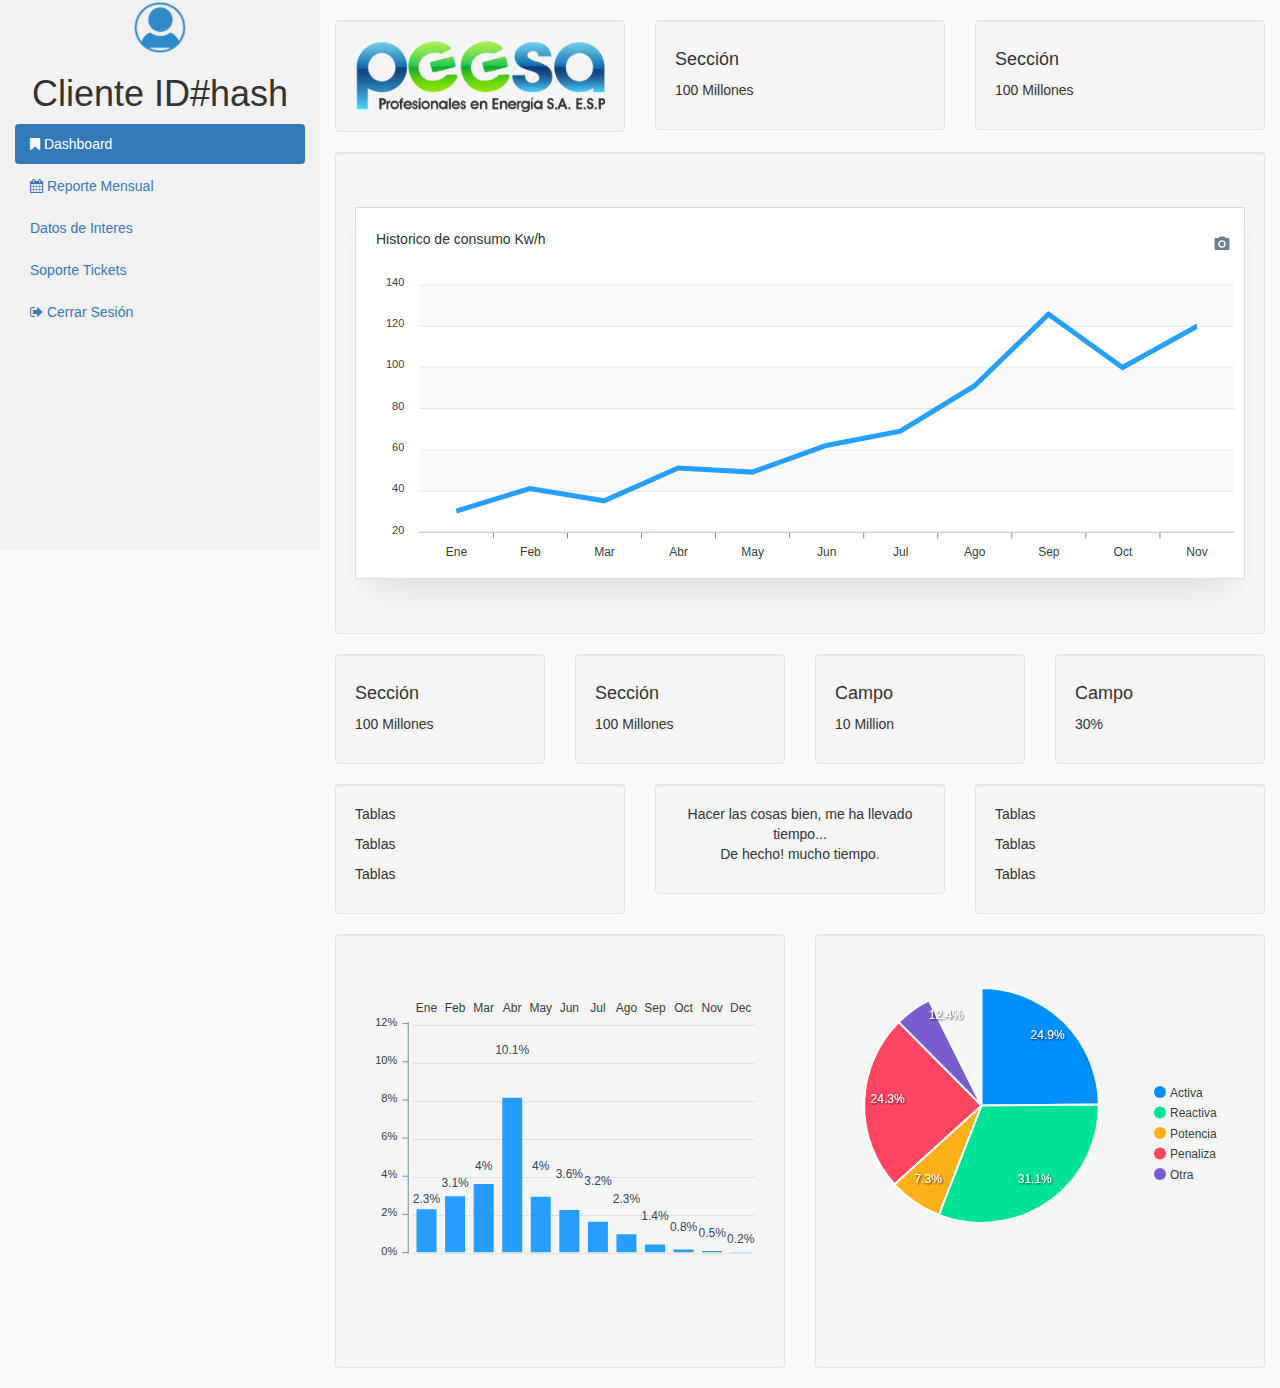
<file: apexcharts/index.html>
<!DOCTYPE html>
<html lang="es">
<head>
  <title>Reportes PEESA</title>
  <meta charset="utf-8">
  <meta name="viewport" content="width=device-width, initial-scale=1">
  <link rel="icon" href="images/favicon.ico">
  <link rel="stylesheet" href="https://maxcdn.bootstrapcdn.com/bootstrap/3.3.7/css/bootstrap.min.css">
  <script src="https://ajax.googleapis.com/ajax/libs/jquery/3.3.1/jquery.min.js"></script>
  <script src="https://maxcdn.bootstrapcdn.com/bootstrap/3.3.7/js/bootstrap.min.js"></script>
  <link rel="stylesheet" href="https://cdnjs.cloudflare.com/ajax/libs/font-awesome/4.7.0/css/font-awesome.min.css">
  <link href="assets/styles.css" rel="stylesheet" />
  <link href="assets/mis-estilos.css" rel="stylesheet" />
</head>
<body>

<nav class="navbar navbar-inverse visible-xs">
  <div class="container-fluid">
    <div class="navbar-header">
      <button type="button" class="navbar-toggle" data-toggle="collapse" data-target="#myNavbar">
        <span class="icon-bar"></span>
        <span class="icon-bar"></span>
        <span class="icon-bar"></span>                        
      </button>
      <a class="navbar-brand" href="#">Sistema de reportes</a>
    </div>
    <div class="collapse navbar-collapse" id="myNavbar">
      <ul class="nav navbar-nav">
        <li class="active"><a href="#">Dashboard</a></li>
        <li><a href="#">Reporte Mensual</a></li>
        <li><a href="#">Datos de Interes</a></li>
        <li><a href="#">Soporte Tickets</a></li>
        <li><a href="#">Cerrar Sesión</a></li>
      </ul>
    </div>
  </div>
</nav>

<div class="container-fluid">
  <div class="row content">
    <div class="col-sm-3 sidenav hidden-xs">
    <center>
      <img src="images/log.png" width="20%">
      <h1>Cliente ID#hash</h1>
    </center>
      <ul class="nav nav-pills nav-stacked">
        <li class="active"><a href="#section1">
            <i class="fa fa-bookmark" aria-hidden="true"></i>
            Dashboard</a></li>
        <li><a href="#section2">
          <i class="fa fa-calendar" aria-hidden="true"></i>
          <!--<i class="fa fa-paperclip" style="font-size:20px;color:green"></i>-->
          Reporte Mensual</a></li>
        <li><a href="#section3">Datos de Interes</a></li>
        <li><a href="#section3">Soporte Tickets</a></li>
        <li><a href="#section3">
          <i class="fa fa-sign-out" aria-hidden="true"></i>
          Cerrar Sesión</a></li>
      </ul><br>
    </div>
    <br>
    
    <div class="col-sm-3">
      <div class="well">
        <img src="images/logo_peesa.png" width="100%">
      </div>
    </div>
    <div class="col-sm-3">
      <div class="well">
        <h4>Sección</h4>
        <p>100 Millones</p> 
      </div>
    </div>
    <div class="col-sm-3">
      <div class="well">
        <h4>Sección</h4>
        <p>100 Millones</p> 
      </div>
    </div>
    <div class="col-sm-9">
      <div class="well">
          <div id="chart">

          </div>
      </div>
      <div class="row">
        <div class="col-sm-3">
          <div class="well">
              <h4>Sección</h4>
              <p>100 Millones</p>
          </div>
        </div>
        <div class="col-sm-3">
          <div class="well">
            <h4>Sección</h4>
            <p>100 Millones</p> 
          </div>
        </div>
        <div class="col-sm-3">
          <div class="well">
            <h4>Campo</h4>
            <p>10 Million</p> 
          </div>
        </div>
        <div class="col-sm-3">
          <div class="well">
            <h4>Campo</h4>
            <p>30%</p> 
          </div>
        </div>
      </div>
      <div class="row">
        <div class="col-sm-4">
          <div class="well">
            <p>Tablas</p> 
            <p>Tablas</p> 
            <p>Tablas</p> 
          </div>
        </div>
        <div class="col-sm-4">
          <div class="well">
            <p align="center">Hacer las cosas bien, me ha llevado tiempo...<br> De hecho! mucho tiempo.</p>
          </div>
        </div>
        <div class="col-sm-4">
          <div class="well">
            <p>Tablas</p> 
            <p>Tablas</p> 
            <p>Tablas</p> 
          </div>
        </div>
      </div>
      <div class="row">
        <div class="col-sm-6">
          <div class="well">
            <div id="chartColumn"> <!--chart2--></div>
          </div>
        </div>
        <div class="col-sm-6">
          <div class="well">
            <div id="chartEnTorta"> <!--chart2--></div> 
          </div>
        </div>
      </div>
    </div>
  </div>
</div>
    <script src="dist/apexcharts.js"></script>
    <script src="assets/stock-prices.js"></script>
    <script src="js/line.js"></script>
    <script src="js/barras.js"></script>
    <script src="js/torta.js"></script>

</body>
</html>
</file>
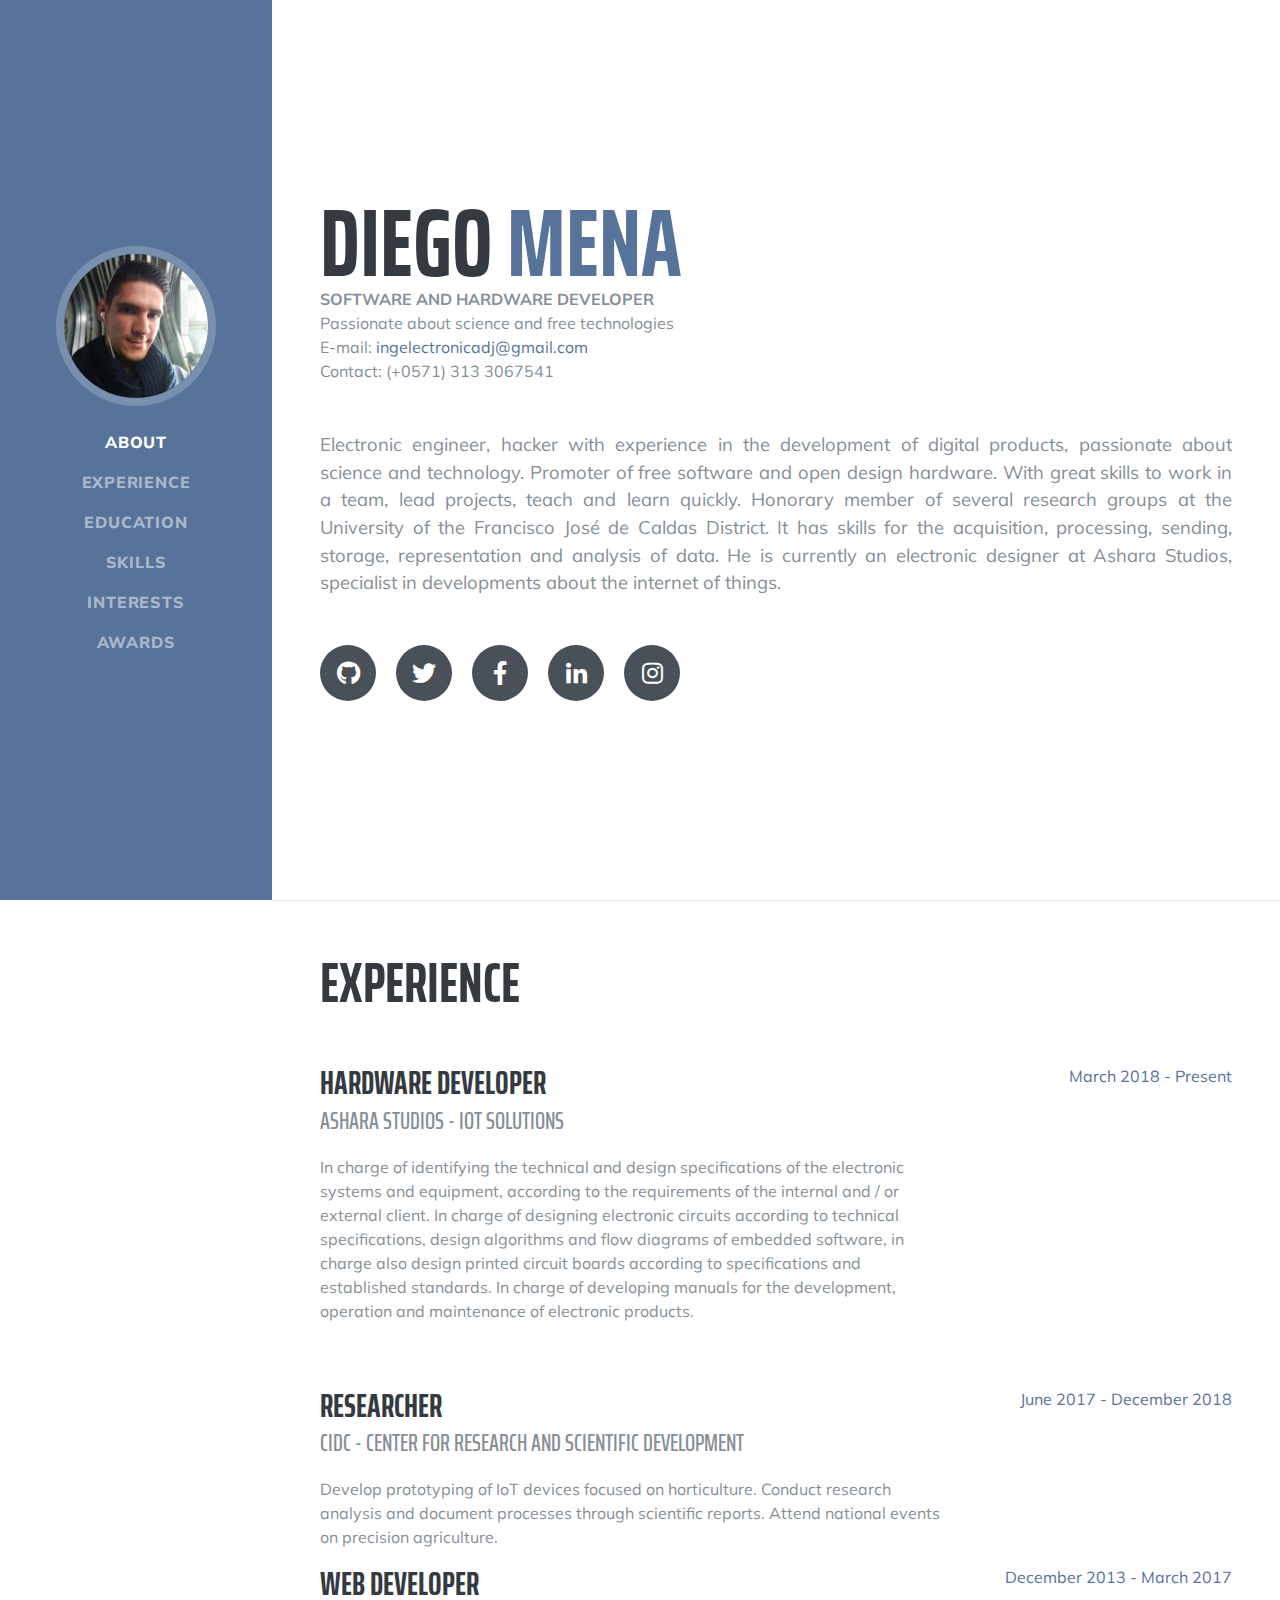
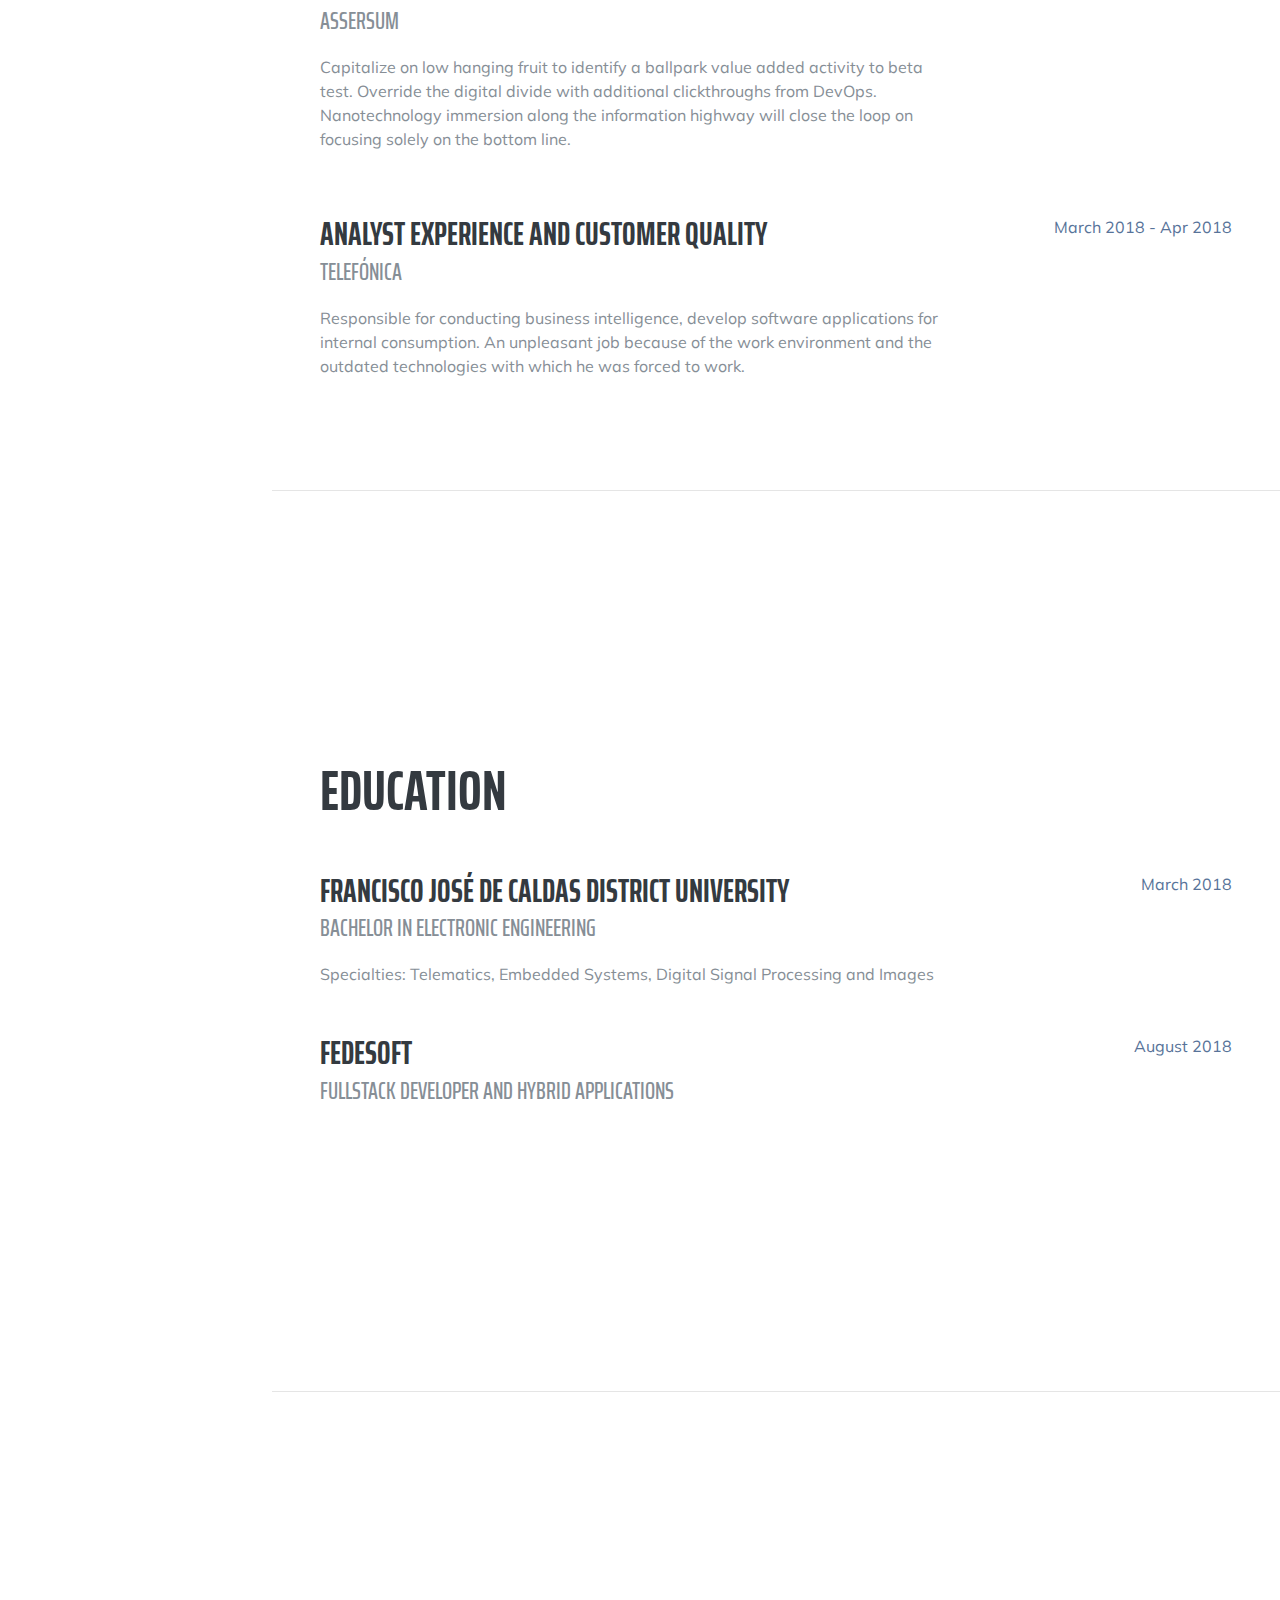
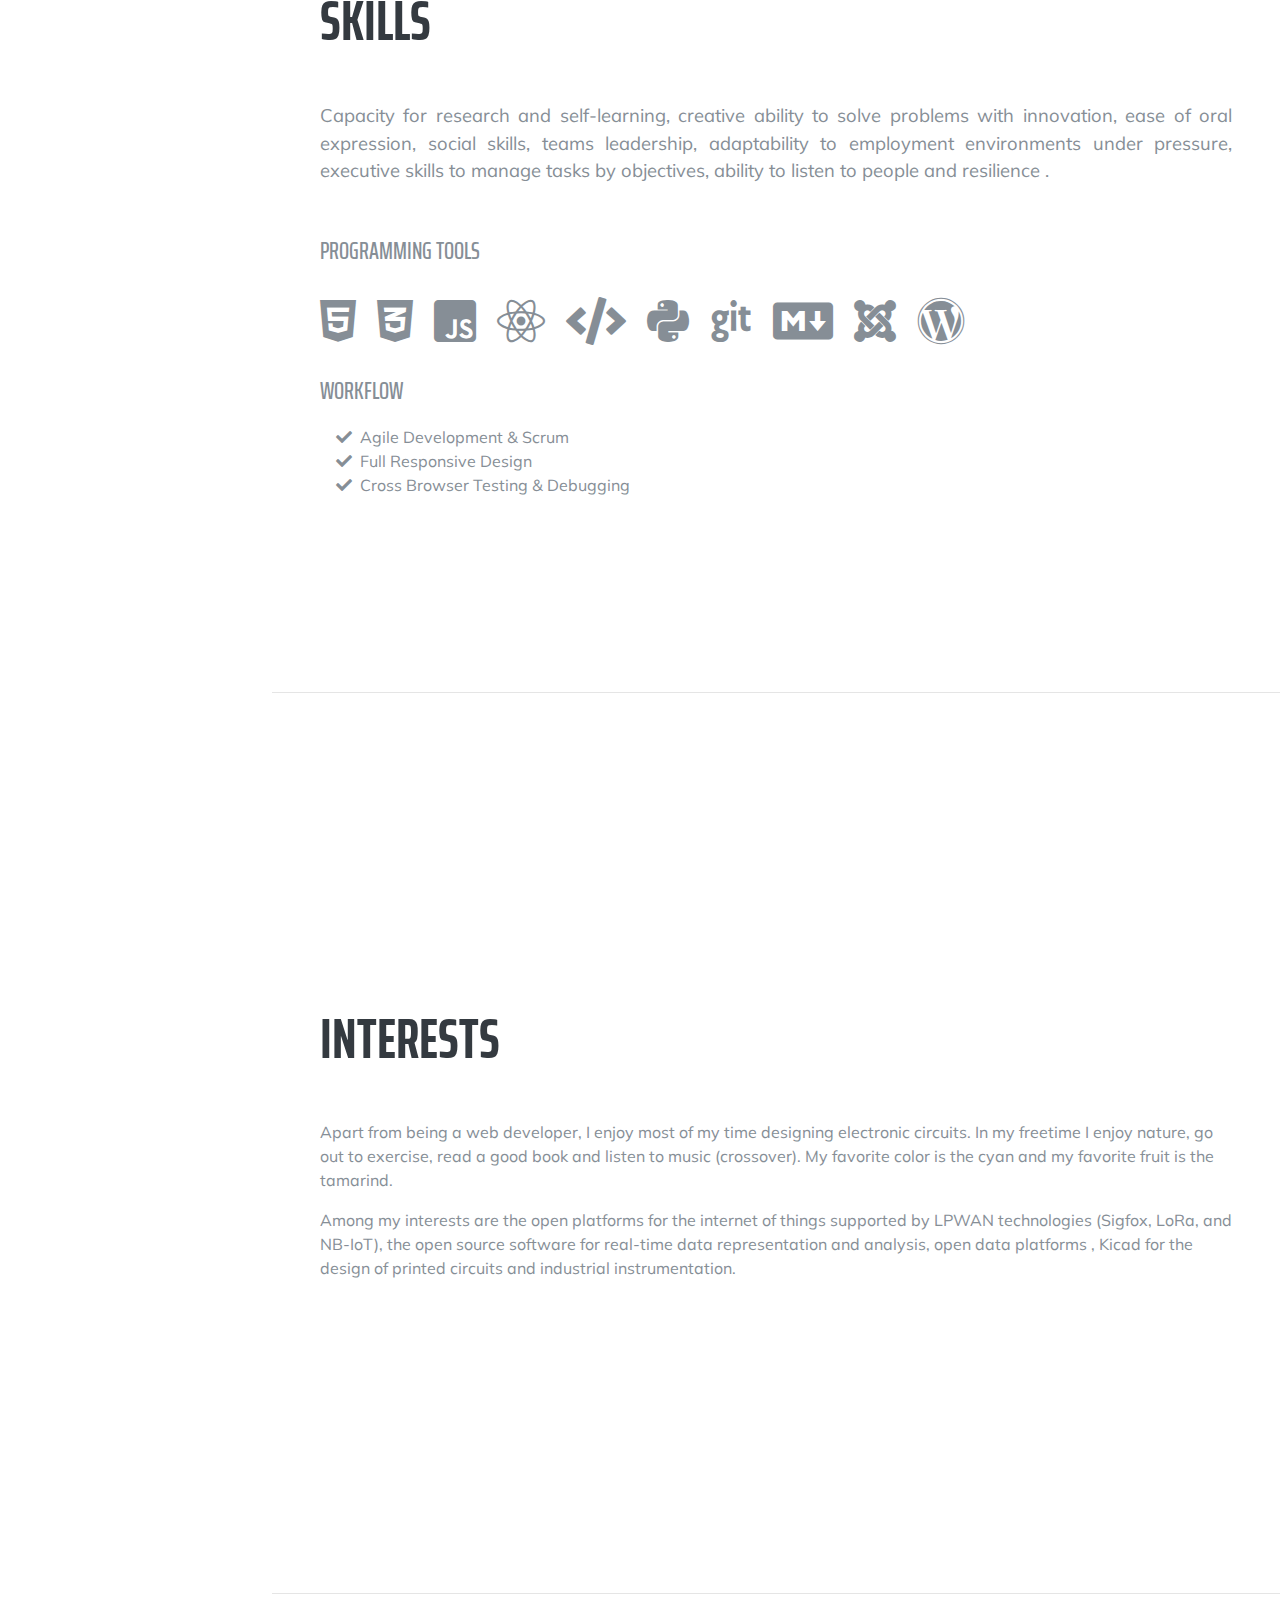
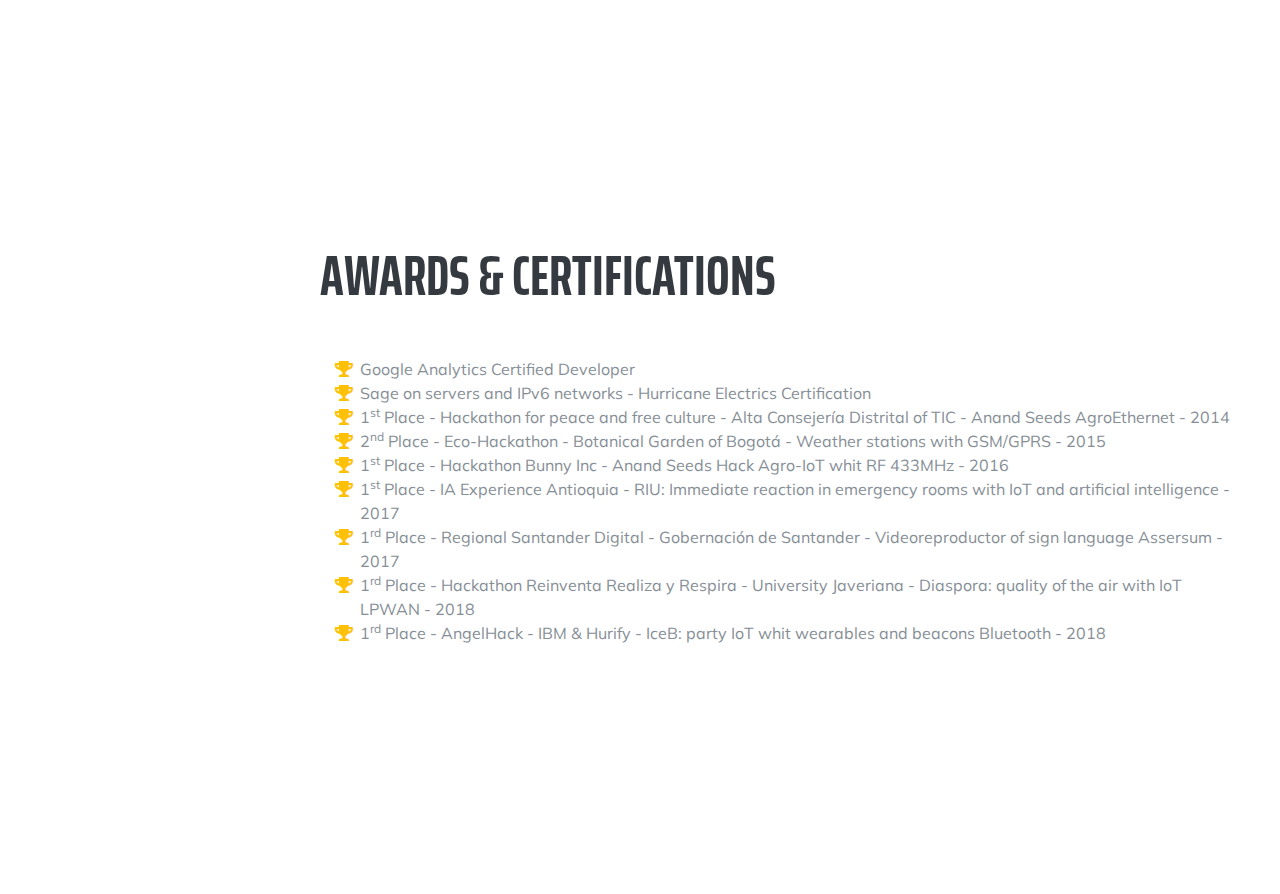
<file: cvBootstrap/index.html>
<!DOCTYPE html>
<html lang="en">

  <head>

    <meta charset="utf-8">
    <meta name="viewport" content="width=device-width, initial-scale=1, shrink-to-fit=no">
    <meta name="description" content="">
    <meta name="author" content="">

    <title>CV Profile Diego Mena</title>

    <!-- Bootstrap core CSS -->
    <link href="vendor/bootstrap/css/bootstrap.min.css" rel="stylesheet">

    <!-- Custom fonts for this template -->
    <link href="https://fonts.googleapis.com/css?family=Saira+Extra+Condensed:500,700" rel="stylesheet">
    <link href="https://fonts.googleapis.com/css?family=Muli:400,400i,800,800i" rel="stylesheet">
    <link href="vendor/fontawesome-free/css/all.min.css" rel="stylesheet">

    <!-- Custom styles for this template -->
    <link href="css/resume.min.css" rel="stylesheet">

  </head>

  <body id="page-top">

    <nav class="navbar navbar-expand-lg navbar-dark bg-primary fixed-top" id="sideNav">
      <a class="navbar-brand js-scroll-trigger" href="#page-top">
        <span class="d-block d-lg-none">CV Profile Diego Mena</span>
        <span class="d-none d-lg-block">
          <img class="img-fluid img-profile rounded-circle mx-auto mb-2" src="img/me.jpg" alt="">
        </span>
      </a>
      <button class="navbar-toggler" type="button" data-toggle="collapse" data-target="#navbarSupportedContent" aria-controls="navbarSupportedContent" aria-expanded="false" aria-label="Toggle navigation">
        <span class="navbar-toggler-icon"></span>
      </button>
      <div class="collapse navbar-collapse" id="navbarSupportedContent">
        <ul class="navbar-nav">
          <li class="nav-item">
            <a class="nav-link js-scroll-trigger" href="#about">About</a>
          </li>
          <li class="nav-item">
            <a class="nav-link js-scroll-trigger" href="#experience">Experience</a>
          </li>
          <li class="nav-item">
            <a class="nav-link js-scroll-trigger" href="#education">Education</a>
          </li>
          <li class="nav-item">
            <a class="nav-link js-scroll-trigger" href="#skills">Skills</a>
          </li>
          <li class="nav-item">
            <a class="nav-link js-scroll-trigger" href="#interests">Interests</a>
          </li>
          <li class="nav-item">
            <a class="nav-link js-scroll-trigger" href="#awards">Awards</a>
          </li>
        </ul>
      </div>
    </nav>
    
    <div class="container-fluid p-0">
      <section class="resume-section p-3 p-lg-5 d-flex d-column" id="about">
        <div class="my-auto">
          <h1 class="mb-0">Diego
            <span class="text-primary">Mena</span>
          </h1>
          <div class="movil">
              <img class=" movil rounded-circle" src="img/me.jpg" alt="">
          </div>
          <div class="textMovil mb-5"> <!-- Usar estilo subheading -->
            <p><b>SOFTWARE AND HARDWARE DEVELOPER</b>
            <br/>Passionate about science and free technologies
            <br/>E-mail: <a href="mailto:ingelectronicadj@gmail.com">ingelectronicadj@gmail.com</a>
            <br/>Contact: (+0571) 313 3067541</p>
          </div>
          <p class="lead mb-5">Electronic engineer, hacker with experience in the development of digital products, passionate about science and technology. 
            Promoter of free software and open design hardware. With great skills to work in a team, lead projects, teach and learn quickly. Honorary member of several research groups at the University of the Francisco José de Caldas District. It has skills for the acquisition, processing, sending, storage, representation and analysis of data. 
            He is currently an electronic designer at Ashara Studios, specialist in developments about the internet of things.</p>
          <div class="social-icons">
            <a href="https://github.com/ingelectronicadj">
              <i class="fab fa-github"></i>
            </a>
            <a href="https://twitter.com/DiegoJavierMena">
              <i class="fab fa-twitter"></i>
            </a>
            <a href="https://www.facebook.com/dieguIoT">
              <i class="fab fa-facebook-f"></i>
            </a>
            <a href="https://www.linkedin.com/in/ingelectronicadj/">
              <i class="fab fa-linkedin-in"></i>
            </a>
            <a href="https://www.instagram.com/ingelectronicadj/">
              <i class="fab fa-instagram"></i>
            </a>
          </div>
        </div>
      </section>

      <hr class="m-0">

      <section class="resume-section p-3 p-lg-5 d-flex flex-column" id="experience">
        <div class="my-auto">
          <h2 class="mb-5">Experience</h2>

          <div class="resume-item d-flex flex-column flex-md-row mb-5">
            <div class="resume-content mr-auto">
              <h3 class="mb-0">Hardware Developer</h3>
              <div class="subheading mb-3">Ashara Studios - IoT Solutions</div>
              <p>In charge of identifying the technical and design specifications of the electronic systems and equipment, according to the requirements of the internal and / or external client. In charge of designing electronic circuits according to technical specifications, design algorithms and flow diagrams of embedded software, in charge also design printed circuit boards according to specifications and established standards. 
                In charge of developing manuals for the development, operation and maintenance of electronic products.</p>
            </div>
            <div class="resume-date text-md-right">
              <span class="text-primary">March 2018 - Present</span>
            </div>
          </div>

          <div class="resume-item d-flex flex-column flex-md-row">
            <div class="resume-content mr-auto">
              <h3 class="mb-0">Researcher</h3>
              <div class="subheading mb-3">CIDC - Center for research and scientific development</div>
              <p>Develop prototyping of IoT devices focused on horticulture. Conduct research analysis and document processes through scientific reports. Attend national events on precision agriculture.</p>
            </div>
            <div class="resume-date text-md-right">
              <span class="text-primary">June 2017 - December 2018</span>
            </div>
          </div>

          <div class="resume-item d-flex flex-column flex-md-row mb-5">
            <div class="resume-content mr-auto">
              <h3 class="mb-0">Web Developer</h3>
              <div class="subheading mb-3">Assersum</div>
              <p>Capitalize on low hanging fruit to identify a ballpark value added activity to beta test. Override the digital divide with additional clickthroughs from DevOps. Nanotechnology immersion along the information highway will close the loop on focusing solely on the bottom line.</p>
            </div>
            <div class="resume-date text-md-right">
              <span class="text-primary">December 2013 - March 2017</span>
            </div>
          </div>

          <div class="resume-item d-flex flex-column flex-md-row mb-5">
            <div class="resume-content mr-auto">
              <h3 class="mb-0">Analyst experience and customer quality</h3>
              <div class="subheading mb-3">Telefónica</div>
              <p>Responsible for conducting business intelligence, develop software applications for internal consumption. 
                  An unpleasant job because of the work environment and the outdated technologies with which he was forced to work.
              </p>
            </div>
            <div class="resume-date text-md-right">
              <span class="text-primary">March 2018 - Apr 2018</span>
            </div>
          </div>

        </div>

      </section>

      <hr class="m-0">

      <section class="resume-section p-3 p-lg-5 d-flex flex-column" id="education">
        <div class="my-auto">
          <h2 class="mb-5">Education</h2>

          <div class="resume-item d-flex flex-column flex-md-row mb-5">
            <div class="resume-content mr-auto">
              <h3 class="mb-0">Francisco José de Caldas District University </h3>
              <div class="subheading mb-3">Bachelor in electronic engineering</div>
              <div>Specialties: Telematics, Embedded Systems, Digital Signal Processing and Images</div>
            </div>
            <div class="resume-date text-md-right">
              <span class="text-primary">March 2018</span>
            </div>
          </div>

          <div class="resume-item d-flex flex-column flex-md-row">
            <div class="resume-content mr-auto">
              <h3 class="mb-0">FEDESOFT</h3>
              <div class="subheading mb-3">FullStack Developer and Hybrid Applications</div>
            </div>
            <div class="resume-date text-md-right">
              <span class="text-primary">August 2018</span>
            </div>
          </div>

        </div>
      </section>

      <hr class="m-0">

      <section class="resume-section p-3 p-lg-5 d-flex flex-column" id="skills">
        <div class="my-auto">
          <h2 class="mb-5">Skills</h2>
          <p class="lead mb-5">Capacity for research and self-learning, creative ability to solve problems with innovation, 
            ease of oral expression, social skills, teams leadership, adaptability to employment environments under pressure, 
            executive skills to manage tasks by objectives, ability to listen to people and resilience .</p>

          <div class="subheading mb-3">Programming Tools</div>
          <ul class="list-inline dev-icons">
            <li class="list-inline-item">
              <i class="fab fa-html5"></i>
            </li>
            <li class="list-inline-item">
              <i class="fab fa-css3-alt"></i>
            </li>
            <li class="list-inline-item">
              <i class="fab fa-js-square"></i>
            </li>
            <li class="list-inline-item">
                <i class="fab fa-react"></i>
              </li>
            <li class="list-inline-item">
                <i class="fas fa-code"></i>
            </li>
            <li class="list-inline-item">
              <i class="fab fa-python"></i>
            </li>
            <li class="list-inline-item">
                <i class="fab fa-git"></i>
            </li>
            <li class="list-inline-item">
                <i class="fab fa-markdown"></i>
            </li>
            <li class="list-inline-item">
                <i class="fab fa-joomla"></i>
              </li>
            <li class="list-inline-item">
              <i class="fab fa-wordpress"></i>
            </li>
          </ul>

          <div class="subheading mb-3">Workflow</div>
          <ul class="fa-ul mb-0">
            <li>
              <i class="fa-li fa fa-check"></i>
              Agile Development & Scrum
            </li>
            <li>
              <i class="fa-li fa fa-check"></i>
              Full Responsive Design
            </li>
            <li>
              <i class="fa-li fa fa-check"></i>
              Cross Browser Testing &amp; Debugging
            </li>
          </ul>
        </div>
      </section>

      <hr class="m-0">

      <section class="resume-section p-3 p-lg-5 d-flex flex-column" id="interests">
        <div class="my-auto">
          <h2 class="mb-5">Interests</h2>
          <p>Apart from being a web developer, I enjoy most of my time designing electronic circuits. 
              In my freetime I enjoy nature, go out to exercise, read a good book and listen to music (crossover). 
              My favorite color is the cyan and my favorite fruit is the tamarind.
          </p>
          <p class="mb-0">Among my interests are the open platforms for the internet of things supported by LPWAN technologies (Sigfox, LoRa, and NB-IoT), 
            the open source software for real-time data representation and analysis, 
            open data platforms , Kicad for the design of printed circuits and industrial instrumentation.</p>
        </div>
      </section>

      <hr class="m-0">

      <section class="resume-section p-3 p-lg-5 d-flex flex-column" id="awards">
        <div class="my-auto">
          <h2 class="mb-5">Awards &amp; Certifications</h2>
          <ul class="fa-ul mb-0">
            <li>
              <i class="fa-li fa fa-trophy text-warning"></i>
              Google Analytics Certified Developer</li>
            <li>
              <i class="fa-li fa fa-trophy text-warning"></i>
              Sage on servers and IPv6 networks - Hurricane Electrics Certification</li>
            <li>
              <i class="fa-li fa fa-trophy text-warning"></i>
              1<sup>st</sup>
              Place - Hackathon for peace and free culture - Alta Consejería Distrital of TIC - Anand Seeds AgroEthernet - 2014</li>
            <li>
              <i class="fa-li fa fa-trophy text-warning"></i>
              2<sup>nd</sup>
              Place - Eco-Hackathon - Botanical Garden of Bogotá - Weather stations with GSM/GPRS - 2015</li>
            <li>
                <i class="fa-li fa fa-trophy text-warning"></i>
                1<sup>st</sup>
                Place - Hackathon Bunny Inc - Anand Seeds Hack Agro-IoT whit RF 433MHz - 2016</li>
            <li>
              <i class="fa-li fa fa-trophy text-warning"></i>
              1<sup>st</sup>
              Place - IA Experience Antioquia - RIU: Immediate reaction in emergency rooms with IoT and artificial intelligence - 2017</li>
            <li>
              <i class="fa-li fa fa-trophy text-warning"></i>
              1<sup>rd</sup>
              Place - Regional Santander Digital - Gobernación de Santander - 
              Videoreproductor of sign language Assersum - 2017</li>
            <li>
              <i class="fa-li fa fa-trophy text-warning"></i>
              1<sup>rd</sup>
              Place - Hackathon Reinventa Realiza y Respira - University Javeriana - 
              Diaspora: quality of the air with IoT LPWAN - 2018</li>
            <li>
              <i class="fa-li fa fa-trophy text-warning"></i>
              1<sup>rd</sup>
              Place - AngelHack - IBM & Hurify - IceB: party IoT whit wearables and beacons Bluetooth - 2018</li>
          </ul>
        </div>
      </section>

    </div>

    <!-- Bootstrap core JavaScript -->
    <script src="vendor/jquery/jquery.min.js"></script>
    <script src="vendor/bootstrap/js/bootstrap.bundle.min.js"></script>

    <!-- Plugin JavaScript -->
    <script src="vendor/jquery-easing/jquery.easing.min.js"></script>

    <!-- Custom scripts for this template -->
    <script src="js/resume.min.js"></script>

  </body>

</html>
</file>
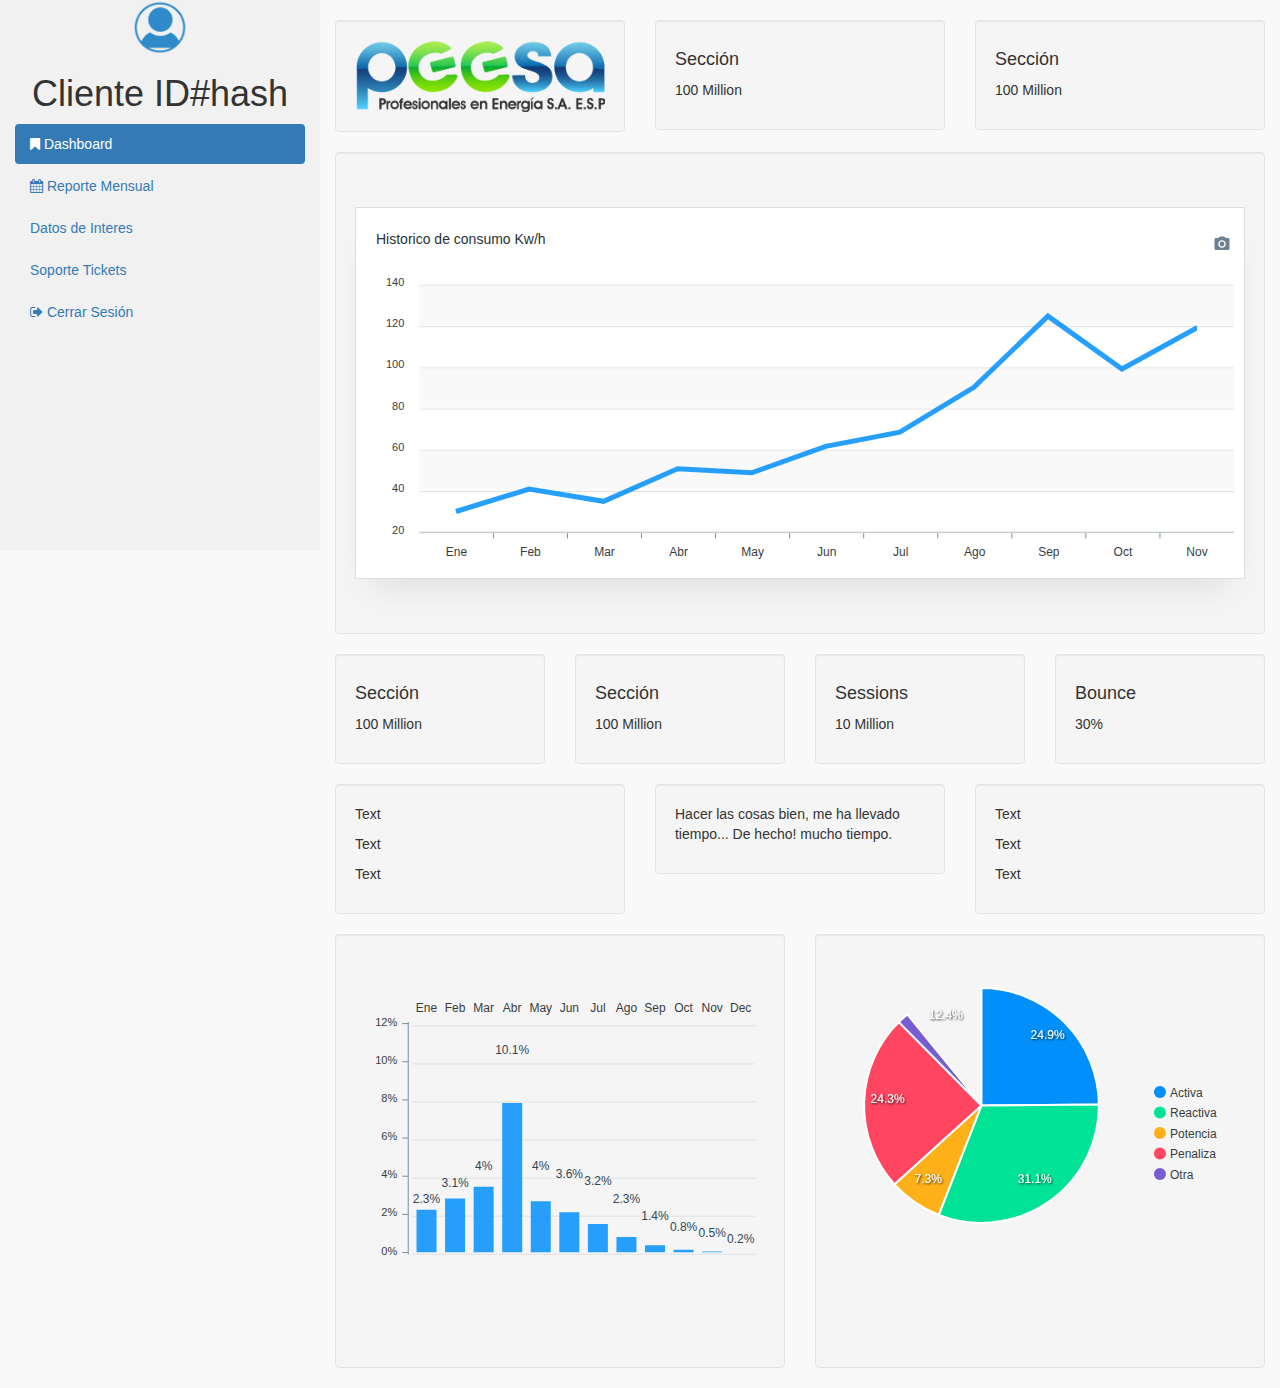
<file: apexcharts/grid.html>
<!DOCTYPE html>
<html lang="es">
<head>
  <title>Reportes PEESA</title>
  <meta charset="utf-8">
  <meta name="viewport" content="width=device-width, initial-scale=1">
  <link rel="icon" href="images/favicon.ico">
  <link rel="stylesheet" href="https://maxcdn.bootstrapcdn.com/bootstrap/3.3.7/css/bootstrap.min.css">
  <script src="https://ajax.googleapis.com/ajax/libs/jquery/3.3.1/jquery.min.js"></script>
  <script src="https://maxcdn.bootstrapcdn.com/bootstrap/3.3.7/js/bootstrap.min.js"></script>
  <link rel="stylesheet" href="https://cdnjs.cloudflare.com/ajax/libs/font-awesome/4.7.0/css/font-awesome.min.css">
  <link href="assets/styles.css" rel="stylesheet" />
  <link href="assets/mis-estilos.css" rel="stylesheet" />
</head>
<body>

<nav class="navbar navbar-inverse visible-xs">
  <div class="container-fluid">
    <div class="navbar-header">
      <button type="button" class="navbar-toggle" data-toggle="collapse" data-target="#myNavbar">
        <span class="icon-bar"></span>
        <span class="icon-bar"></span>
        <span class="icon-bar"></span>                        
      </button>
      <a class="navbar-brand" href="#">Sistema de reportes</a>
    </div>
    <div class="collapse navbar-collapse" id="myNavbar">
      <ul class="nav navbar-nav">
        <li class="active"><a href="#">Dashboard</a></li>
        <li><a href="#">Reporte Mensual</a></li>
        <li><a href="#">Datos de Interes</a></li>
        <li><a href="#">Soporte Tickets</a></li>
        <li><a href="#">Cerrar Sesión</a></li>
      </ul>
    </div>
  </div>
</nav>

<div class="container-fluid">
  <div class="row content">
    <div class="col-sm-3 sidenav hidden-xs">
    <center>
      <img src="images/log.png" width="20%">
      <h1>Cliente ID#hash</h1>
    </center>
      <ul class="nav nav-pills nav-stacked">
        <li class="active"><a href="#section1">
            <i class="fa fa-bookmark" aria-hidden="true"></i>
            Dashboard</a></li>
        <li><a href="#section2">
          <i class="fa fa-calendar" aria-hidden="true"></i>
          <!--<i class="fa fa-paperclip" style="font-size:20px;color:green"></i>-->
          Reporte Mensual</a></li>
        <li><a href="#section3">Datos de Interes</a></li>
        <li><a href="#section3">Soporte Tickets</a></li>
        <li><a href="#section3">
          <i class="fa fa-sign-out" aria-hidden="true"></i>
          Cerrar Sesión</a></li>
      </ul><br>
    </div>
    <br>
    
    <div class="col-sm-3">
      <div class="well">
        <img src="images/logo_peesa.png" width="100%">
      </div>
    </div>
    <div class="col-sm-3">
      <div class="well">
        <h4>Sección</h4>
        <p>100 Million</p> 
      </div>
    </div>
    <div class="col-sm-3">
      <div class="well">
        <h4>Sección</h4>
        <p>100 Million</p> 
      </div>
    </div>
    <div class="col-sm-9">
      <div class="well">
          <div id="chart">

          </div>
      </div>
      <div class="row">
        <div class="col-sm-3">
          <div class="well">
              <h4>Sección</h4>
              <p>100 Million</p>
          </div>
        </div>
        <div class="col-sm-3">
          <div class="well">
            <h4>Sección</h4>
            <p>100 Million</p> 
          </div>
        </div>
        <div class="col-sm-3">
          <div class="well">
            <h4>Sessions</h4>
            <p>10 Million</p> 
          </div>
        </div>
        <div class="col-sm-3">
          <div class="well">
            <h4>Bounce</h4>
            <p>30%</p> 
          </div>
        </div>
      </div>
      <div class="row">
        <div class="col-sm-4">
          <div class="well">
            <p>Text</p> 
            <p>Text</p> 
            <p>Text</p> 
          </div>
        </div>
        <div class="col-sm-4">
          <div class="well">
            <p>Hacer las cosas bien, me ha llevado tiempo... De hecho! mucho tiempo.</p>
          </div>
        </div>
        <div class="col-sm-4">
          <div class="well">
            <p>Text</p> 
            <p>Text</p> 
            <p>Text</p> 
          </div>
        </div>
      </div>
      <div class="row">
        <div class="col-sm-6">
          <div class="well">
            <div id="chartColumn"> <!--chart2--></div>
          </div>
        </div>
        <div class="col-sm-6">
          <div class="well">
            <div id="chartEnTorta"> <!--chart2--></div> 
          </div>
        </div>
      </div>
    </div>
  </div>
</div>
    <script src="dist/apexcharts.js"></script>
    <script src="assets/stock-prices.js"></script>
    <script src="js/line.js"></script>
    <script src="js/barras.js"></script>
    <script src="js/torta.js"></script>

</body>
</html>
</file>
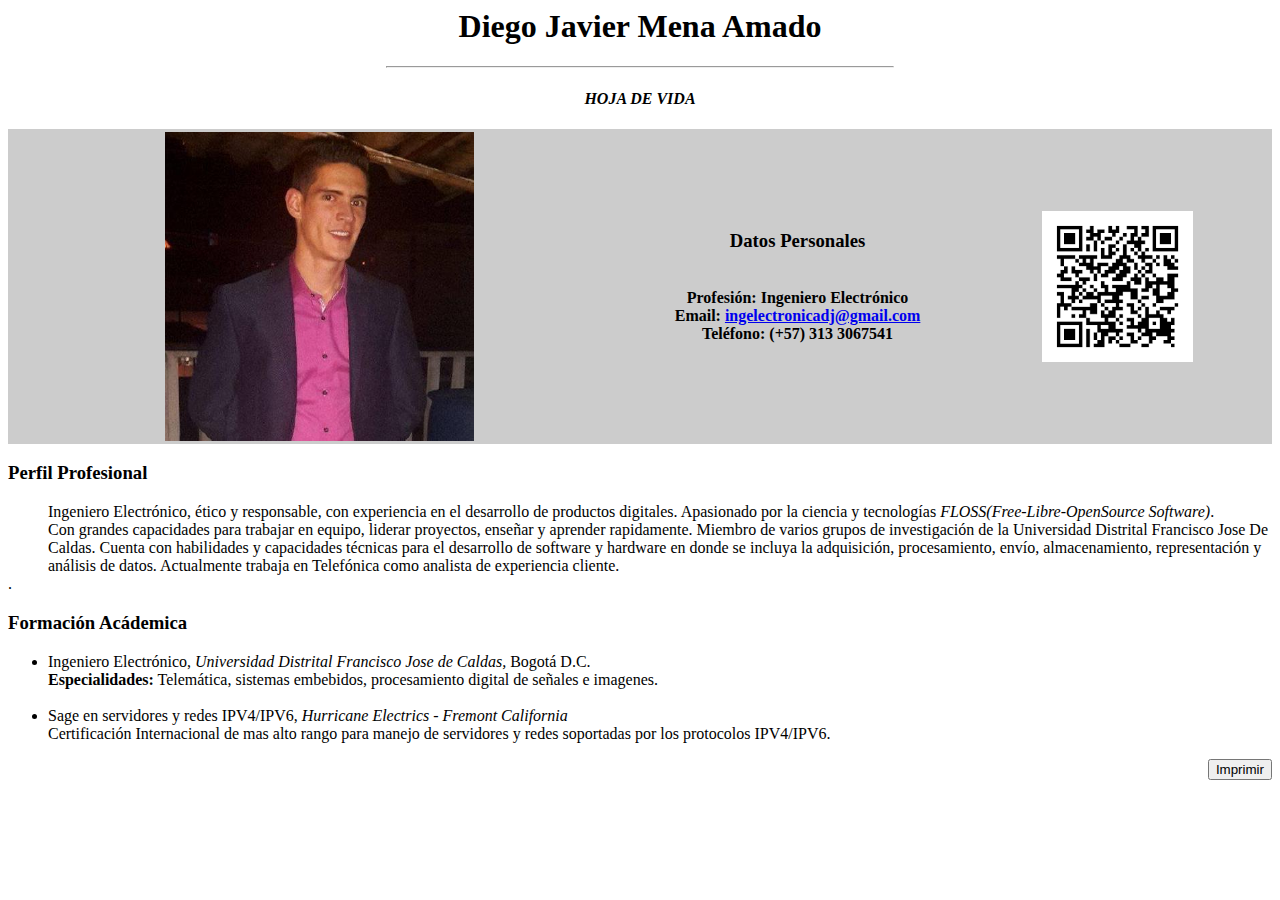
<file: cvHTML/cv.html>
<html>
<head>
	<title>Hoja de Vida</title>
	<link rel="icon" href="images/favicon.ico">
	<meta http-equiv="Content-Type" content="text/html; charset=utf-8"/>
	
</head>	
<body>
<header align="center" bgcolor="#ccc">
	<h1>Diego Javier Mena Amado</h1>
	<hr width="40%">
	<h4><i>HOJA DE VIDA</i></h4>
	
</header>

<content>
	<table width="100%" align="center" bgcolor="#ccc">
		<tr>
			<th><img src="images/me.jpg" align="middle" width="50%" alt="..."></th>
			<th>
				<h3>Datos Personales</h3><br>
				<b>Profesión:</b> Ingeniero Electrónico<br>
				<b>Email:</b> <a href="mailto:ingelectronicadj@gmail.com">ingelectronicadj@gmail.com</a><br>
				<b>Teléfono:</b> (+57) 313 3067541
			</th>
			<th><img src="images/QR.png" align="middle" width="50%" alt="..."></th>
		</tr>
	</table>
</content>
<content>
	<dl>
		<dt><h3>Perfil Profesional</h3></dt>
			<dd>Ingeniero Electrónico, ético y responsable, con experiencia en el desarrollo de productos digitales. Apasionado por la ciencia y tecnologías <i>FLOSS(Free-Libre-OpenSource Software)</i>.
			<br>Con grandes capacidades para trabajar en equipo, liderar proyectos, enseñar y aprender rapidamente. Miembro de varios grupos de investigación de la Universidad Distrital Francisco Jose De Caldas.
			Cuenta con habilidades y capacidades técnicas para el desarrollo de software y hardware en donde se incluya la adquisición, procesamiento, envío, almacenamiento, representación y análisis de datos.
			Actualmente trabaja en Telefónica como analista de experiencia cliente.</dd>. 
		
		<dt><h3>Formación Acádemica</h3></dt>
			<ul>
				<li>
					Ingeniero Electrónico, <i>Universidad Distrital Francisco Jose de Caldas,</i> Bogotá D.C.
					<br><b>Especialidades:</b> Telemática, sistemas embebidos, procesamiento digital de señales e imagenes.
				</li><br>
				<li>
					Sage en servidores y redes IPV4/IPV6, <i>Hurricane Electrics - Fremont California</i>
					<br>Certificación Internacional de mas alto rango para manejo de servidores y redes soportadas por los protocolos IPV4/IPV6.
				</li>
			</ul>
	</dl>
</content>
<div align="right">
	<a href='javascript:window.print(); void 0;'><button>Imprimir</button></a>
</div>
</body>
</html>
</file>
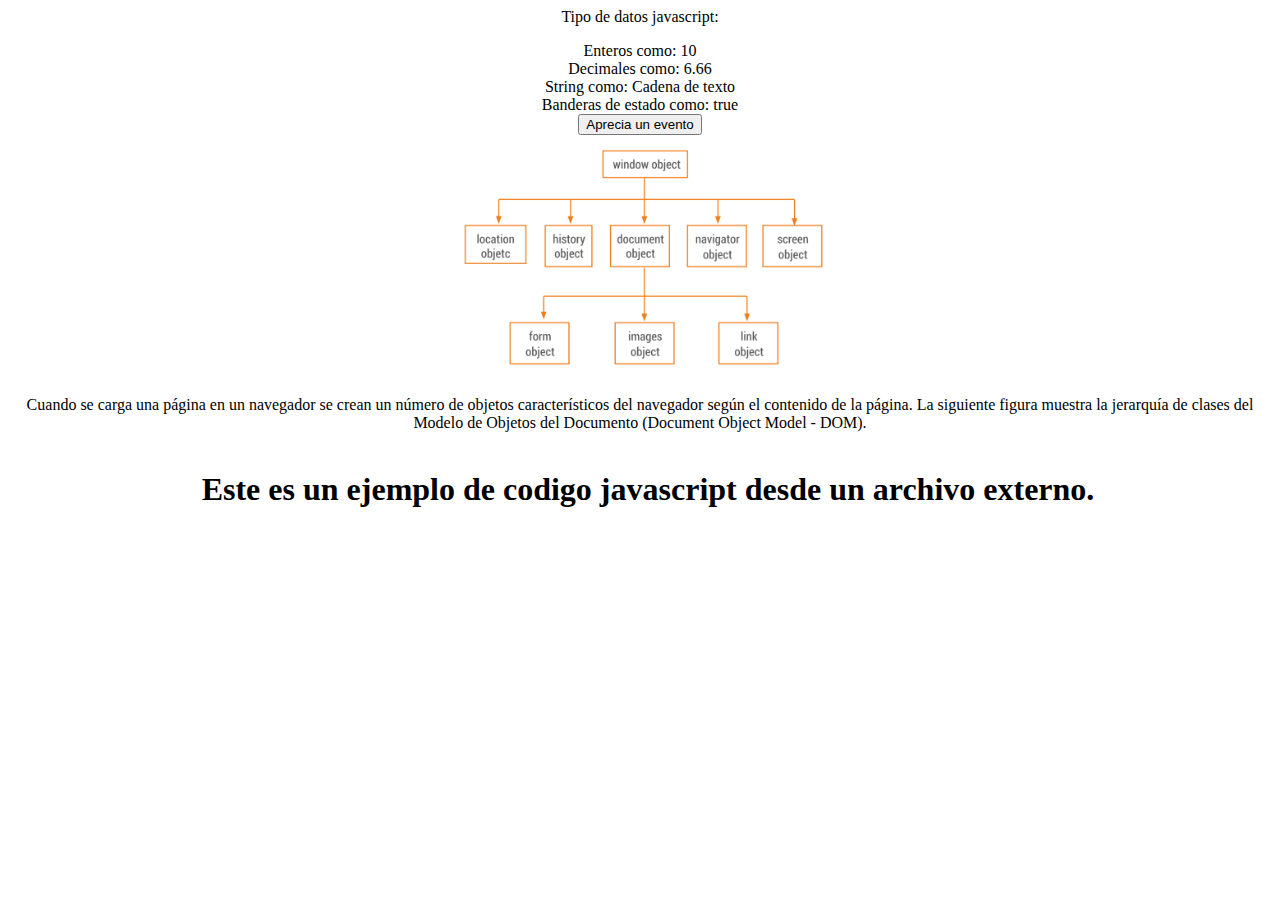
<file: javascript/basico.html>
<html>
    <head>
        <title>Aprende a diario</title>
        <meta charset="UTF-8">
        <script type="text/javascript" src="js/alert.js"></script>
        <link rel="stylesheet" href="css/centro.css">
    </head>
    <body align = "center">
        <h1>Este es un ejemplo de codigo javascript desde un archivo externo.</h1>
        <p>Tipo de datos javascript:</p>
            <script type="text/javascript">
                var num = 10;
                var string = 'Cadena de texto';
                var decimal = 6.66;
                var booleano = true;
                var array = ['Lunes','Martes','Miercoles','Jueves','Viernes','Sabado','Domingo','Todos los días'];
                document.write('Enteros como: ' + num);
                document.write('<br>');
                document.write('Decimales como: ' + decimal);
                document.write('<br>');
                document.write('String como: ' + string);
                document.write('<br>');
                document.write('Banderas de estado como: '+ booleano);
                for(i=0;i<array.length;i++){
                    alert(array[i]);
                }
            </script>
        <br>
        <button onclick="alert('tambien puedes incluirle js a una etiqueta html como por ejemplo a este botón')">Aprecia un evento</button>
        <!--Vale y en cuanto a operadores puedes pillarte
            Los basicos + - * / 
            Incrementar o decrementar ++ -- 
            Logicos AND OR
            Relacionales < > <= >= == != -->
        <br>
        <img src="images/dom.png" width="400" alt="Modelo de Objetos del Documento">
        <p>Cuando se carga una página en un navegador se crean un número de objetos característicos del navegador según el contenido de la página.
        La siguiente figura muestra la jerarquía de clases del Modelo de Objetos del Documento (Document Object Model - DOM).</p>
        <!--PRINCIPALES OBJETOS DEL NAVEGADOR
            Window : Propiedades basicas de la ventana
                    defaultStatus -- mensaje en barra de estado
                    frames -- matriz
                    length -- numero de frames
                    name -- nombre de la ventana
                    self -- referencia a la propia ventana activa
            Screen: Permite obtener información sobre la resolucion de la pantalla
            Document: Caracteristicas de la pagina fondo - estilos
            History: contiene info sobre los enlaces que el usuario a visitado, es usado para botones de avance o retroceso
            Navigator: Permite obtener informacion del navegador con el que se esta visualizando el documento
        -->
    </body>
</html>
</file>
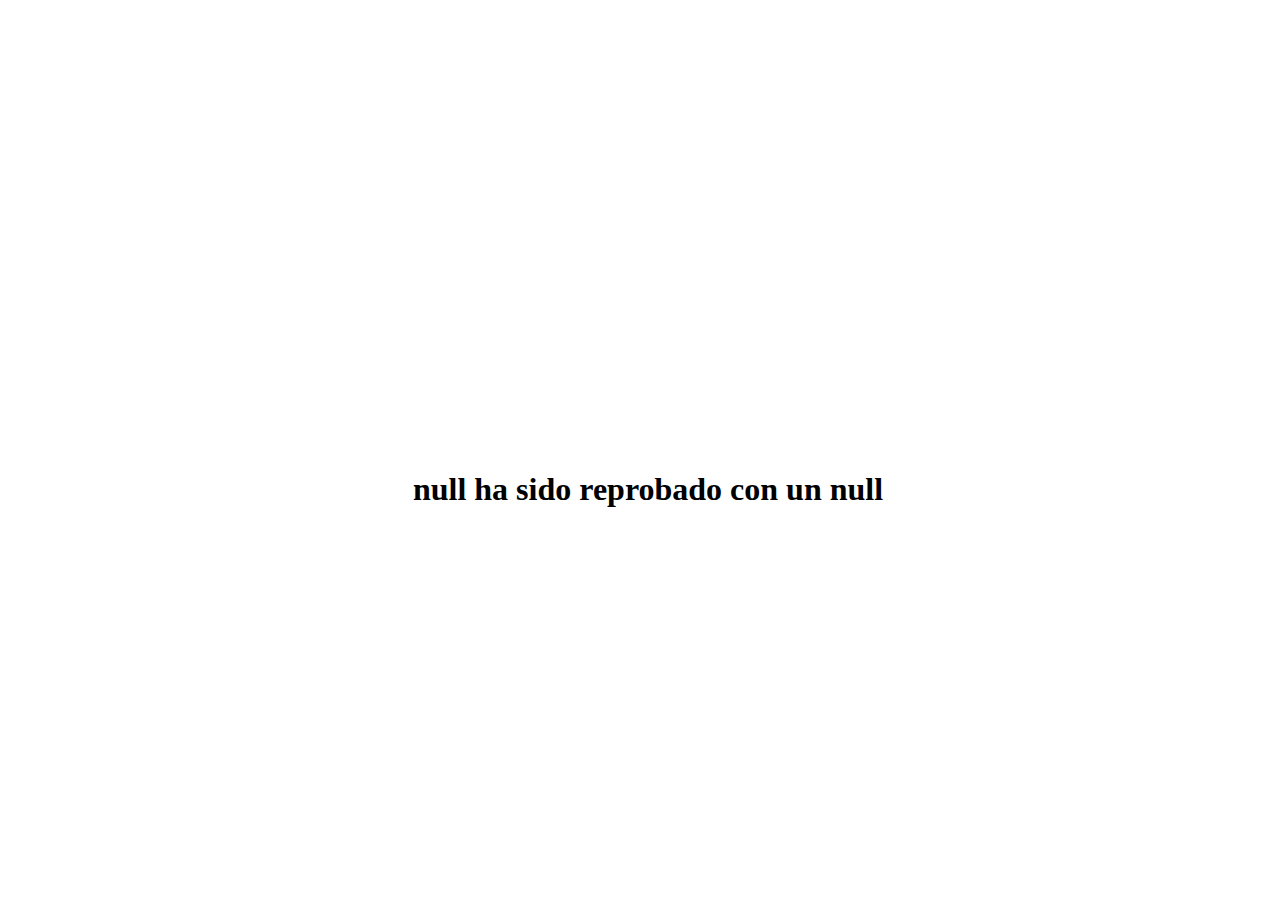
<file: javascript/condicionalSimple.html>
<html>
    <head>
        <style>
            h1{
                position: absolute;
                top: 50%;
                width: 100%;
            }
        </style>
    </head>
    <body>
        <h1 align="center">
            <script type="text/javascript">
                var nombre, nota;
                nombre = prompt('Ingrese nombre del alumno:');
                nota = prompt('Ingrese la calificación 0-5:')
                // CONDICIONALES
                // > mayor
                // >= mayor o igual
                // < menor
                // <= menor o igual
                // != distinto
                // == igual
                if(nota>=4){
                    document.write(nombre+' ha sido aprobado con un '+nota);
                }
                else{
                    document.write(nombre+' ha sido reprobado con un '+nota);
                }
            </script>
        </h1>
    </body>
</html>
</file>
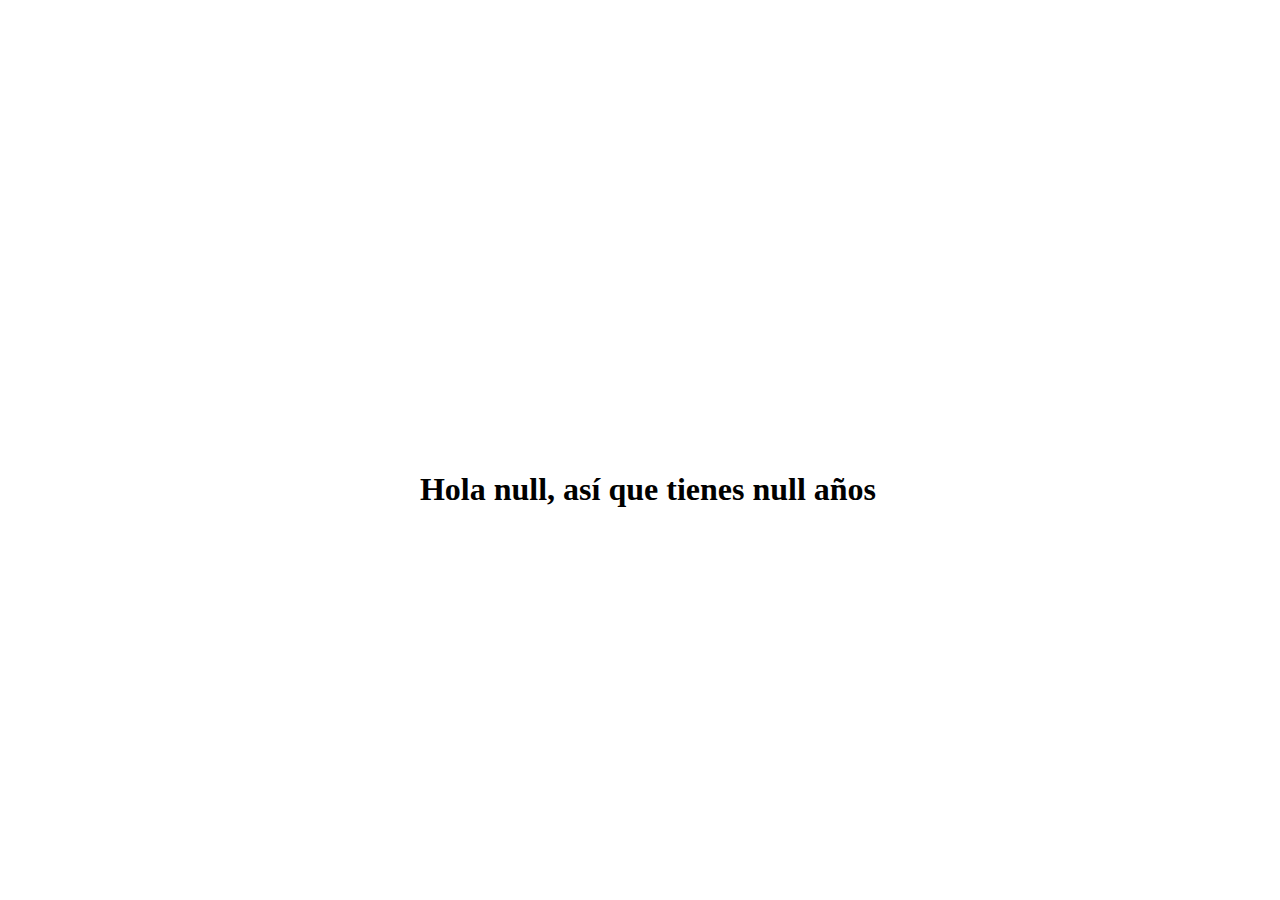
<file: javascript/prompt.html>
<html>
    <head>
        <style>
            h1 {
                position: absolute;
                top: 50%;
                width: 100%;
            }
        </style>    
    </head>
    <body>
        <h1 align="center">
            <script type="text/javascript">
                var nombre;
                var edad;
                nombre = prompt('Ingrese su nombre:'); //funcion con dos parametros: mensaje y valor a mostrar
                edad = prompt('Ingrese su edad:');
                document.write('Hola '+ nombre + ', así que tienes ' + edad + ' años');
            </script>
        </h1>
    </body>
</html>
</file>
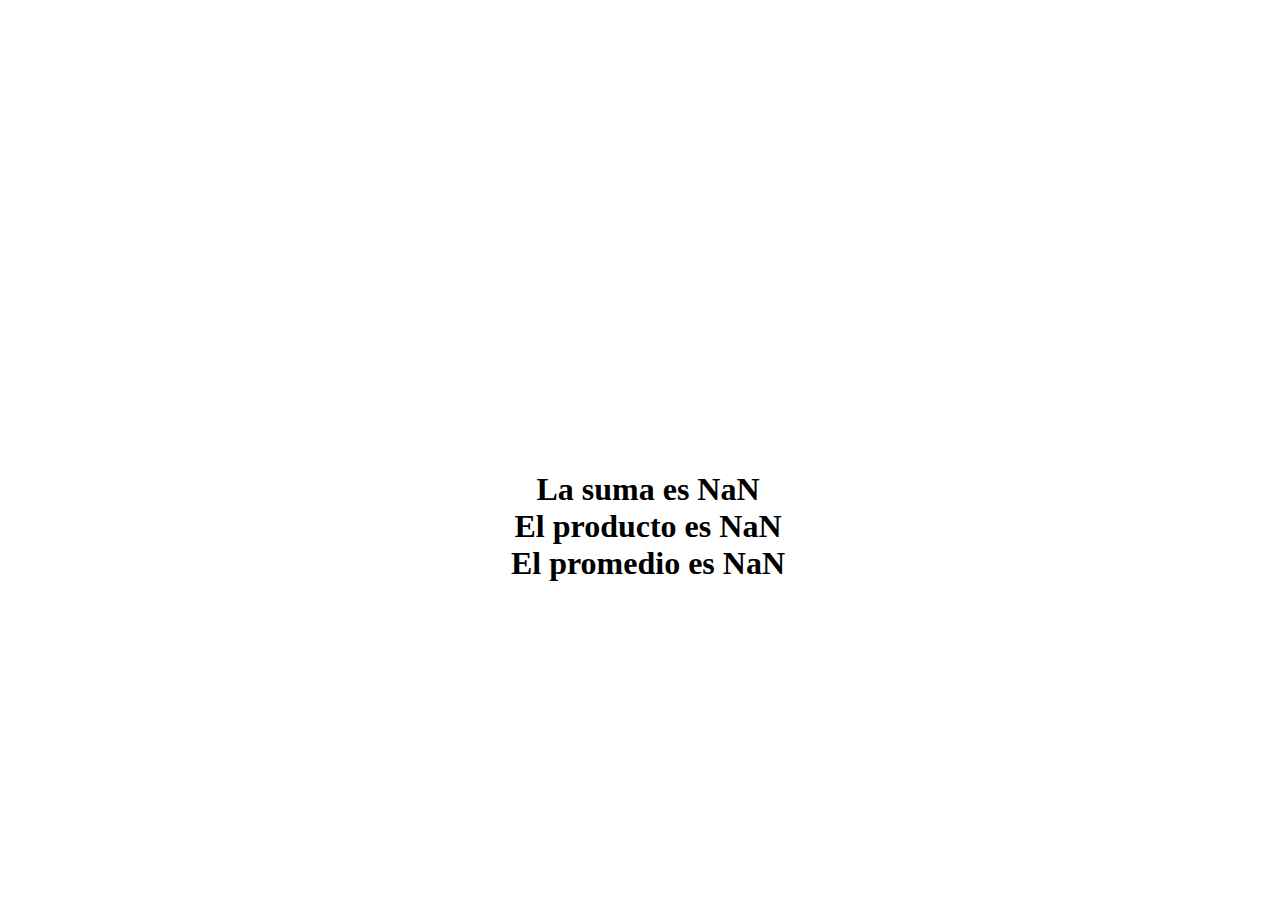
<file: javascript/secuencias.html>
<html>
    <head>
        <style>
            h1 {
                position: absolute;
                top: 50%;
                width: 100%;
            }
        </style>
    </head>
    <body>
        <h1 align="center">
            <script type="text/javascript">
                var valor1 = prompt('Ingrese primer número:');
                var valor2 = prompt('Ingrese segundo número:');
                
                var suma = parseInt(valor1)+parseInt(valor2);
                var producto = parseInt(valor1)*parseInt(valor2);
                var promedio = parseInt(suma)/2;

                document.write('La suma es ' + suma);
                document.write('<br>');
                document.write('El producto es ' + producto);
                document.write('<br>')
                document.write('El promedio es ' + promedio);
            </script>
        </h1>
    </body>
</html>
</file>
<file: apexcharts/assets/styles.css>
/*@import url('https://fonts.googleapis.com/css?family=Lato:300,400,600,700');*/

* {
    font-family: Arial;
}

body {
    height: 100vh;
    background: #f9f9f9;
}

#chart, .chart-box {
    padding-top: 20px;
    padding-left: 10px;
    background: #fff;
    border: 1px solid #ddd;
    box-shadow: 0 22px 35px -16px rgba(0,0,0, 0.1);
}

select.flat-select {
    -moz-appearance: none;
    -webkit-appearance: none;
    appearance: none;
    background: #008FFB url("data:image/svg+xml;utf8,<svg xmlns=\'http://www.w3.org/2000/svg\' width=\'60px\' height=\'60px\'><polyline fill=\'white\' points=\'46.139,15.518 25.166,36.49 4.193,15.519\'/></svg>") no-repeat scroll right 2px top 9px / 16px 16px;
    border: 0 none;
    border-radius: 3px;
    color: #fff;
    font-family: arial,tahoma;
    font-size: 16px;
    font-weight: bold;
    outline: 0 none;
    height: 33px;
    padding: 5px 20px 5px 10px;
    text-align: center;
    text-indent: 0.01px;
    text-overflow: "";
    text-shadow: 0 -1px 0 rgba(0, 0, 0, 0.25);
    transition: all 0.3s ease 0s;
    width: auto;
    -webkit-transition: 0.3s ease all;
    -moz-transition: 0.3s ease all;
    -ms-transition: 0.3s ease all;
    -o-transition: 0.3s ease all;
    transition: 0.3s ease all;
  }
  select.flat-select:focus, select.flat-select:hover {
    border: 0;
    outline: 0;
  }
  

.apexcharts-canvas {
    margin: 0 auto;
}
</file>
<file: apexcharts/assets/mis-estilos.css>
/* Set height of the grid so .sidenav can be 100% (adjust as needed) */
.row.content {height: 550px}
    
/* Set gray background color and 100% height */
.sidenav {
  background-color: #f1f1f1;
  height: 100%;
}
    
/* On small screens, set height to 'auto' for the grid */
@media screen and (max-width: 767px) {
  .row.content {height: auto;} 
}

/*PARA LOS CHARTS*/
#chart {
    /*max-width: 650px;*/
    margin: 35px auto;
}
#chartColumn { /*chart2*/
    /*max-width: 650px;*/
    margin: 35px auto;
}

#chartEnTorta { /*chart2*/
    /*max-width: 650px;*/
    width: 100%;
}
</file>
<file: javascript/css/centro.css>
h1 {
    position: absolute;
    top: 50%;
    width: 100%;
}
</file>
<file: cvBootstrap/vendor/fontawesome-free/css/all.min.css>
/*!
 * Font Awesome Free 5.3.1 by @fontawesome - https://fontawesome.com
 * License - https://fontawesome.com/license/free (Icons: CC BY 4.0, Fonts: SIL OFL 1.1, Code: MIT License)
 */
.fa,.fab,.fal,.far,.fas{-moz-osx-font-smoothing:grayscale;-webkit-font-smoothing:antialiased;display:inline-block;font-style:normal;font-variant:normal;text-rendering:auto;line-height:1}.fa-lg{font-size:1.33333em;line-height:.75em;vertical-align:-.0667em}.fa-xs{font-size:.75em}.fa-sm{font-size:.875em}.fa-1x{font-size:1em}.fa-2x{font-size:2em}.fa-3x{font-size:3em}.fa-4x{font-size:4em}.fa-5x{font-size:5em}.fa-6x{font-size:6em}.fa-7x{font-size:7em}.fa-8x{font-size:8em}.fa-9x{font-size:9em}.fa-10x{font-size:10em}.fa-fw{text-align:center;width:1.25em}.fa-ul{list-style-type:none;margin-left:2.5em;padding-left:0}.fa-ul>li{position:relative}.fa-li{left:-2em;position:absolute;text-align:center;width:2em;line-height:inherit}.fa-border{border:.08em solid #eee;border-radius:.1em;padding:.2em .25em .15em}.fa-pull-left{float:left}.fa-pull-right{float:right}.fa.fa-pull-left,.fab.fa-pull-left,.fal.fa-pull-left,.far.fa-pull-left,.fas.fa-pull-left{margin-right:.3em}.fa.fa-pull-right,.fab.fa-pull-right,.fal.fa-pull-right,.far.fa-pull-right,.fas.fa-pull-right{margin-left:.3em}.fa-spin{animation:fa-spin 2s infinite linear}.fa-pulse{animation:fa-spin 1s infinite steps(8)}@keyframes fa-spin{0%{transform:rotate(0deg)}to{transform:rotate(1turn)}}.fa-rotate-90{-ms-filter:"progid:DXImageTransform.Microsoft.BasicImage(rotation=1)";transform:rotate(90deg)}.fa-rotate-180{-ms-filter:"progid:DXImageTransform.Microsoft.BasicImage(rotation=2)";transform:rotate(180deg)}.fa-rotate-270{-ms-filter:"progid:DXImageTransform.Microsoft.BasicImage(rotation=3)";transform:rotate(270deg)}.fa-flip-horizontal{-ms-filter:"progid:DXImageTransform.Microsoft.BasicImage(rotation=0, mirror=1)";transform:scaleX(-1)}.fa-flip-vertical{transform:scaleY(-1)}.fa-flip-horizontal.fa-flip-vertical,.fa-flip-vertical{-ms-filter:"progid:DXImageTransform.Microsoft.BasicImage(rotation=2, mirror=1)"}.fa-flip-horizontal.fa-flip-vertical{transform:scale(-1)}:root .fa-flip-horizontal,:root .fa-flip-vertical,:root .fa-rotate-90,:root .fa-rotate-180,:root .fa-rotate-270{-webkit-filter:none;filter:none}.fa-stack{display:inline-block;height:2em;line-height:2em;position:relative;vertical-align:middle;width:2em}.fa-stack-1x,.fa-stack-2x{left:0;position:absolute;text-align:center;width:100%}.fa-stack-1x{line-height:inherit}.fa-stack-2x{font-size:2em}.fa-inverse{color:#fff}.fa-500px:before{content:"\f26e"}.fa-accessible-icon:before{content:"\f368"}.fa-accusoft:before{content:"\f369"}.fa-ad:before{content:"\f641"}.fa-address-book:before{content:"\f2b9"}.fa-address-card:before{content:"\f2bb"}.fa-adjust:before{content:"\f042"}.fa-adn:before{content:"\f170"}.fa-adversal:before{content:"\f36a"}.fa-affiliatetheme:before{content:"\f36b"}.fa-air-freshener:before{content:"\f5d0"}.fa-algolia:before{content:"\f36c"}.fa-align-center:before{content:"\f037"}.fa-align-justify:before{content:"\f039"}.fa-align-left:before{content:"\f036"}.fa-align-right:before{content:"\f038"}.fa-alipay:before{content:"\f642"}.fa-allergies:before{content:"\f461"}.fa-amazon:before{content:"\f270"}.fa-amazon-pay:before{content:"\f42c"}.fa-ambulance:before{content:"\f0f9"}.fa-american-sign-language-interpreting:before{content:"\f2a3"}.fa-amilia:before{content:"\f36d"}.fa-anchor:before{content:"\f13d"}.fa-android:before{content:"\f17b"}.fa-angellist:before{content:"\f209"}.fa-angle-double-down:before{content:"\f103"}.fa-angle-double-left:before{content:"\f100"}.fa-angle-double-right:before{content:"\f101"}.fa-angle-double-up:before{content:"\f102"}.fa-angle-down:before{content:"\f107"}.fa-angle-left:before{content:"\f104"}.fa-angle-right:before{content:"\f105"}.fa-angle-up:before{content:"\f106"}.fa-angry:before{content:"\f556"}.fa-angrycreative:before{content:"\f36e"}.fa-angular:before{content:"\f420"}.fa-ankh:before{content:"\f644"}.fa-app-store:before{content:"\f36f"}.fa-app-store-ios:before{content:"\f370"}.fa-apper:before{content:"\f371"}.fa-apple:before{content:"\f179"}.fa-apple-alt:before{content:"\f5d1"}.fa-apple-pay:before{content:"\f415"}.fa-archive:before{content:"\f187"}.fa-archway:before{content:"\f557"}.fa-arrow-alt-circle-down:before{content:"\f358"}.fa-arrow-alt-circle-left:before{content:"\f359"}.fa-arrow-alt-circle-right:before{content:"\f35a"}.fa-arrow-alt-circle-up:before{content:"\f35b"}.fa-arrow-circle-down:before{content:"\f0ab"}.fa-arrow-circle-left:before{content:"\f0a8"}.fa-arrow-circle-right:before{content:"\f0a9"}.fa-arrow-circle-up:before{content:"\f0aa"}.fa-arrow-down:before{content:"\f063"}.fa-arrow-left:before{content:"\f060"}.fa-arrow-right:before{content:"\f061"}.fa-arrow-up:before{content:"\f062"}.fa-arrows-alt:before{content:"\f0b2"}.fa-arrows-alt-h:before{content:"\f337"}.fa-arrows-alt-v:before{content:"\f338"}.fa-assistive-listening-systems:before{content:"\f2a2"}.fa-asterisk:before{content:"\f069"}.fa-asymmetrik:before{content:"\f372"}.fa-at:before{content:"\f1fa"}.fa-atlas:before{content:"\f558"}.fa-atom:before{content:"\f5d2"}.fa-audible:before{content:"\f373"}.fa-audio-description:before{content:"\f29e"}.fa-autoprefixer:before{content:"\f41c"}.fa-avianex:before{content:"\f374"}.fa-aviato:before{content:"\f421"}.fa-award:before{content:"\f559"}.fa-aws:before{content:"\f375"}.fa-backspace:before{content:"\f55a"}.fa-backward:before{content:"\f04a"}.fa-balance-scale:before{content:"\f24e"}.fa-ban:before{content:"\f05e"}.fa-band-aid:before{content:"\f462"}.fa-bandcamp:before{content:"\f2d5"}.fa-barcode:before{content:"\f02a"}.fa-bars:before{content:"\f0c9"}.fa-baseball-ball:before{content:"\f433"}.fa-basketball-ball:before{content:"\f434"}.fa-bath:before{content:"\f2cd"}.fa-battery-empty:before{content:"\f244"}.fa-battery-full:before{content:"\f240"}.fa-battery-half:before{content:"\f242"}.fa-battery-quarter:before{content:"\f243"}.fa-battery-three-quarters:before{content:"\f241"}.fa-bed:before{content:"\f236"}.fa-beer:before{content:"\f0fc"}.fa-behance:before{content:"\f1b4"}.fa-behance-square:before{content:"\f1b5"}.fa-bell:before{content:"\f0f3"}.fa-bell-slash:before{content:"\f1f6"}.fa-bezier-curve:before{content:"\f55b"}.fa-bible:before{content:"\f647"}.fa-bicycle:before{content:"\f206"}.fa-bimobject:before{content:"\f378"}.fa-binoculars:before{content:"\f1e5"}.fa-birthday-cake:before{content:"\f1fd"}.fa-bitbucket:before{content:"\f171"}.fa-bitcoin:before{content:"\f379"}.fa-bity:before{content:"\f37a"}.fa-black-tie:before{content:"\f27e"}.fa-blackberry:before{content:"\f37b"}.fa-blender:before{content:"\f517"}.fa-blind:before{content:"\f29d"}.fa-blogger:before{content:"\f37c"}.fa-blogger-b:before{content:"\f37d"}.fa-bluetooth:before{content:"\f293"}.fa-bluetooth-b:before{content:"\f294"}.fa-bold:before{content:"\f032"}.fa-bolt:before{content:"\f0e7"}.fa-bomb:before{content:"\f1e2"}.fa-bone:before{content:"\f5d7"}.fa-bong:before{content:"\f55c"}.fa-book:before{content:"\f02d"}.fa-book-open:before{content:"\f518"}.fa-book-reader:before{content:"\f5da"}.fa-bookmark:before{content:"\f02e"}.fa-bowling-ball:before{content:"\f436"}.fa-box:before{content:"\f466"}.fa-box-open:before{content:"\f49e"}.fa-boxes:before{content:"\f468"}.fa-braille:before{content:"\f2a1"}.fa-brain:before{content:"\f5dc"}.fa-briefcase:before{content:"\f0b1"}.fa-briefcase-medical:before{content:"\f469"}.fa-broadcast-tower:before{content:"\f519"}.fa-broom:before{content:"\f51a"}.fa-brush:before{content:"\f55d"}.fa-btc:before{content:"\f15a"}.fa-bug:before{content:"\f188"}.fa-building:before{content:"\f1ad"}.fa-bullhorn:before{content:"\f0a1"}.fa-bullseye:before{content:"\f140"}.fa-burn:before{content:"\f46a"}.fa-buromobelexperte:before{content:"\f37f"}.fa-bus:before{content:"\f207"}.fa-bus-alt:before{content:"\f55e"}.fa-business-time:before{content:"\f64a"}.fa-buysellads:before{content:"\f20d"}.fa-calculator:before{content:"\f1ec"}.fa-calendar:before{content:"\f133"}.fa-calendar-alt:before{content:"\f073"}.fa-calendar-check:before{content:"\f274"}.fa-calendar-minus:before{content:"\f272"}.fa-calendar-plus:before{content:"\f271"}.fa-calendar-times:before{content:"\f273"}.fa-camera:before{content:"\f030"}.fa-camera-retro:before{content:"\f083"}.fa-cannabis:before{content:"\f55f"}.fa-capsules:before{content:"\f46b"}.fa-car:before{content:"\f1b9"}.fa-car-alt:before{content:"\f5de"}.fa-car-battery:before{content:"\f5df"}.fa-car-crash:before{content:"\f5e1"}.fa-car-side:before{content:"\f5e4"}.fa-caret-down:before{content:"\f0d7"}.fa-caret-left:before{content:"\f0d9"}.fa-caret-right:before{content:"\f0da"}.fa-caret-square-down:before{content:"\f150"}.fa-caret-square-left:before{content:"\f191"}.fa-caret-square-right:before{content:"\f152"}.fa-caret-square-up:before{content:"\f151"}.fa-caret-up:before{content:"\f0d8"}.fa-cart-arrow-down:before{content:"\f218"}.fa-cart-plus:before{content:"\f217"}.fa-cc-amazon-pay:before{content:"\f42d"}.fa-cc-amex:before{content:"\f1f3"}.fa-cc-apple-pay:before{content:"\f416"}.fa-cc-diners-club:before{content:"\f24c"}.fa-cc-discover:before{content:"\f1f2"}.fa-cc-jcb:before{content:"\f24b"}.fa-cc-mastercard:before{content:"\f1f1"}.fa-cc-paypal:before{content:"\f1f4"}.fa-cc-stripe:before{content:"\f1f5"}.fa-cc-visa:before{content:"\f1f0"}.fa-centercode:before{content:"\f380"}.fa-certificate:before{content:"\f0a3"}.fa-chalkboard:before{content:"\f51b"}.fa-chalkboard-teacher:before{content:"\f51c"}.fa-charging-station:before{content:"\f5e7"}.fa-chart-area:before{content:"\f1fe"}.fa-chart-bar:before{content:"\f080"}.fa-chart-line:before{content:"\f201"}.fa-chart-pie:before{content:"\f200"}.fa-check:before{content:"\f00c"}.fa-check-circle:before{content:"\f058"}.fa-check-double:before{content:"\f560"}.fa-check-square:before{content:"\f14a"}.fa-chess:before{content:"\f439"}.fa-chess-bishop:before{content:"\f43a"}.fa-chess-board:before{content:"\f43c"}.fa-chess-king:before{content:"\f43f"}.fa-chess-knight:before{content:"\f441"}.fa-chess-pawn:before{content:"\f443"}.fa-chess-queen:before{content:"\f445"}.fa-chess-rook:before{content:"\f447"}.fa-chevron-circle-down:before{content:"\f13a"}.fa-chevron-circle-left:before{content:"\f137"}.fa-chevron-circle-right:before{content:"\f138"}.fa-chevron-circle-up:before{content:"\f139"}.fa-chevron-down:before{content:"\f078"}.fa-chevron-left:before{content:"\f053"}.fa-chevron-right:before{content:"\f054"}.fa-chevron-up:before{content:"\f077"}.fa-child:before{content:"\f1ae"}.fa-chrome:before{content:"\f268"}.fa-church:before{content:"\f51d"}.fa-circle:before{content:"\f111"}.fa-circle-notch:before{content:"\f1ce"}.fa-city:before{content:"\f64f"}.fa-clipboard:before{content:"\f328"}.fa-clipboard-check:before{content:"\f46c"}.fa-clipboard-list:before{content:"\f46d"}.fa-clock:before{content:"\f017"}.fa-clone:before{content:"\f24d"}.fa-closed-captioning:before{content:"\f20a"}.fa-cloud:before{content:"\f0c2"}.fa-cloud-download-alt:before{content:"\f381"}.fa-cloud-upload-alt:before{content:"\f382"}.fa-cloudscale:before{content:"\f383"}.fa-cloudsmith:before{content:"\f384"}.fa-cloudversify:before{content:"\f385"}.fa-cocktail:before{content:"\f561"}.fa-code:before{content:"\f121"}.fa-code-branch:before{content:"\f126"}.fa-codepen:before{content:"\f1cb"}.fa-codiepie:before{content:"\f284"}.fa-coffee:before{content:"\f0f4"}.fa-cog:before{content:"\f013"}.fa-cogs:before{content:"\f085"}.fa-coins:before{content:"\f51e"}.fa-columns:before{content:"\f0db"}.fa-comment:before{content:"\f075"}.fa-comment-alt:before{content:"\f27a"}.fa-comment-dollar:before{content:"\f651"}.fa-comment-dots:before{content:"\f4ad"}.fa-comment-slash:before{content:"\f4b3"}.fa-comments:before{content:"\f086"}.fa-comments-dollar:before{content:"\f653"}.fa-compact-disc:before{content:"\f51f"}.fa-compass:before{content:"\f14e"}.fa-compress:before{content:"\f066"}.fa-concierge-bell:before{content:"\f562"}.fa-connectdevelop:before{content:"\f20e"}.fa-contao:before{content:"\f26d"}.fa-cookie:before{content:"\f563"}.fa-cookie-bite:before{content:"\f564"}.fa-copy:before{content:"\f0c5"}.fa-copyright:before{content:"\f1f9"}.fa-couch:before{content:"\f4b8"}.fa-cpanel:before{content:"\f388"}.fa-creative-commons:before{content:"\f25e"}.fa-creative-commons-by:before{content:"\f4e7"}.fa-creative-commons-nc:before{content:"\f4e8"}.fa-creative-commons-nc-eu:before{content:"\f4e9"}.fa-creative-commons-nc-jp:before{content:"\f4ea"}.fa-creative-commons-nd:before{content:"\f4eb"}.fa-creative-commons-pd:before{content:"\f4ec"}.fa-creative-commons-pd-alt:before{content:"\f4ed"}.fa-creative-commons-remix:before{content:"\f4ee"}.fa-creative-commons-sa:before{content:"\f4ef"}.fa-creative-commons-sampling:before{content:"\f4f0"}.fa-creative-commons-sampling-plus:before{content:"\f4f1"}.fa-creative-commons-share:before{content:"\f4f2"}.fa-credit-card:before{content:"\f09d"}.fa-crop:before{content:"\f125"}.fa-crop-alt:before{content:"\f565"}.fa-cross:before{content:"\f654"}.fa-crosshairs:before{content:"\f05b"}.fa-crow:before{content:"\f520"}.fa-crown:before{content:"\f521"}.fa-css3:before{content:"\f13c"}.fa-css3-alt:before{content:"\f38b"}.fa-cube:before{content:"\f1b2"}.fa-cubes:before{content:"\f1b3"}.fa-cut:before{content:"\f0c4"}.fa-cuttlefish:before{content:"\f38c"}.fa-d-and-d:before{content:"\f38d"}.fa-dashcube:before{content:"\f210"}.fa-database:before{content:"\f1c0"}.fa-deaf:before{content:"\f2a4"}.fa-delicious:before{content:"\f1a5"}.fa-deploydog:before{content:"\f38e"}.fa-deskpro:before{content:"\f38f"}.fa-desktop:before{content:"\f108"}.fa-deviantart:before{content:"\f1bd"}.fa-dharmachakra:before{content:"\f655"}.fa-diagnoses:before{content:"\f470"}.fa-dice:before{content:"\f522"}.fa-dice-five:before{content:"\f523"}.fa-dice-four:before{content:"\f524"}.fa-dice-one:before{content:"\f525"}.fa-dice-six:before{content:"\f526"}.fa-dice-three:before{content:"\f527"}.fa-dice-two:before{content:"\f528"}.fa-digg:before{content:"\f1a6"}.fa-digital-ocean:before{content:"\f391"}.fa-digital-tachograph:before{content:"\f566"}.fa-directions:before{content:"\f5eb"}.fa-discord:before{content:"\f392"}.fa-discourse:before{content:"\f393"}.fa-divide:before{content:"\f529"}.fa-dizzy:before{content:"\f567"}.fa-dna:before{content:"\f471"}.fa-dochub:before{content:"\f394"}.fa-docker:before{content:"\f395"}.fa-dollar-sign:before{content:"\f155"}.fa-dolly:before{content:"\f472"}.fa-dolly-flatbed:before{content:"\f474"}.fa-donate:before{content:"\f4b9"}.fa-door-closed:before{content:"\f52a"}.fa-door-open:before{content:"\f52b"}.fa-dot-circle:before{content:"\f192"}.fa-dove:before{content:"\f4ba"}.fa-download:before{content:"\f019"}.fa-draft2digital:before{content:"\f396"}.fa-drafting-compass:before{content:"\f568"}.fa-draw-polygon:before{content:"\f5ee"}.fa-dribbble:before{content:"\f17d"}.fa-dribbble-square:before{content:"\f397"}.fa-dropbox:before{content:"\f16b"}.fa-drum:before{content:"\f569"}.fa-drum-steelpan:before{content:"\f56a"}.fa-drupal:before{content:"\f1a9"}.fa-dumbbell:before{content:"\f44b"}.fa-dyalog:before{content:"\f399"}.fa-earlybirds:before{content:"\f39a"}.fa-ebay:before{content:"\f4f4"}.fa-edge:before{content:"\f282"}.fa-edit:before{content:"\f044"}.fa-eject:before{content:"\f052"}.fa-elementor:before{content:"\f430"}.fa-ellipsis-h:before{content:"\f141"}.fa-ellipsis-v:before{content:"\f142"}.fa-ello:before{content:"\f5f1"}.fa-ember:before{content:"\f423"}.fa-empire:before{content:"\f1d1"}.fa-envelope:before{content:"\f0e0"}.fa-envelope-open:before{content:"\f2b6"}.fa-envelope-open-text:before{content:"\f658"}.fa-envelope-square:before{content:"\f199"}.fa-envira:before{content:"\f299"}.fa-equals:before{content:"\f52c"}.fa-eraser:before{content:"\f12d"}.fa-erlang:before{content:"\f39d"}.fa-ethereum:before{content:"\f42e"}.fa-etsy:before{content:"\f2d7"}.fa-euro-sign:before{content:"\f153"}.fa-exchange-alt:before{content:"\f362"}.fa-exclamation:before{content:"\f12a"}.fa-exclamation-circle:before{content:"\f06a"}.fa-exclamation-triangle:before{content:"\f071"}.fa-expand:before{content:"\f065"}.fa-expand-arrows-alt:before{content:"\f31e"}.fa-expeditedssl:before{content:"\f23e"}.fa-external-link-alt:before{content:"\f35d"}.fa-external-link-square-alt:before{content:"\f360"}.fa-eye:before{content:"\f06e"}.fa-eye-dropper:before{content:"\f1fb"}.fa-eye-slash:before{content:"\f070"}.fa-facebook:before{content:"\f09a"}.fa-facebook-f:before{content:"\f39e"}.fa-facebook-messenger:before{content:"\f39f"}.fa-facebook-square:before{content:"\f082"}.fa-fast-backward:before{content:"\f049"}.fa-fast-forward:before{content:"\f050"}.fa-fax:before{content:"\f1ac"}.fa-feather:before{content:"\f52d"}.fa-feather-alt:before{content:"\f56b"}.fa-female:before{content:"\f182"}.fa-fighter-jet:before{content:"\f0fb"}.fa-file:before{content:"\f15b"}.fa-file-alt:before{content:"\f15c"}.fa-file-archive:before{content:"\f1c6"}.fa-file-audio:before{content:"\f1c7"}.fa-file-code:before{content:"\f1c9"}.fa-file-contract:before{content:"\f56c"}.fa-file-download:before{content:"\f56d"}.fa-file-excel:before{content:"\f1c3"}.fa-file-export:before{content:"\f56e"}.fa-file-image:before{content:"\f1c5"}.fa-file-import:before{content:"\f56f"}.fa-file-invoice:before{content:"\f570"}.fa-file-invoice-dollar:before{content:"\f571"}.fa-file-medical:before{content:"\f477"}.fa-file-medical-alt:before{content:"\f478"}.fa-file-pdf:before{content:"\f1c1"}.fa-file-powerpoint:before{content:"\f1c4"}.fa-file-prescription:before{content:"\f572"}.fa-file-signature:before{content:"\f573"}.fa-file-upload:before{content:"\f574"}.fa-file-video:before{content:"\f1c8"}.fa-file-word:before{content:"\f1c2"}.fa-fill:before{content:"\f575"}.fa-fill-drip:before{content:"\f576"}.fa-film:before{content:"\f008"}.fa-filter:before{content:"\f0b0"}.fa-fingerprint:before{content:"\f577"}.fa-fire:before{content:"\f06d"}.fa-fire-extinguisher:before{content:"\f134"}.fa-firefox:before{content:"\f269"}.fa-first-aid:before{content:"\f479"}.fa-first-order:before{content:"\f2b0"}.fa-first-order-alt:before{content:"\f50a"}.fa-firstdraft:before{content:"\f3a1"}.fa-fish:before{content:"\f578"}.fa-flag:before{content:"\f024"}.fa-flag-checkered:before{content:"\f11e"}.fa-flask:before{content:"\f0c3"}.fa-flickr:before{content:"\f16e"}.fa-flipboard:before{content:"\f44d"}.fa-flushed:before{content:"\f579"}.fa-fly:before{content:"\f417"}.fa-folder:before{content:"\f07b"}.fa-folder-minus:before{content:"\f65d"}.fa-folder-open:before{content:"\f07c"}.fa-folder-plus:before{content:"\f65e"}.fa-font:before{content:"\f031"}.fa-font-awesome:before{content:"\f2b4"}.fa-font-awesome-alt:before{content:"\f35c"}.fa-font-awesome-flag:before{content:"\f425"}.fa-font-awesome-logo-full:before{content:"\f4e6"}.fa-fonticons:before{content:"\f280"}.fa-fonticons-fi:before{content:"\f3a2"}.fa-football-ball:before{content:"\f44e"}.fa-fort-awesome:before{content:"\f286"}.fa-fort-awesome-alt:before{content:"\f3a3"}.fa-forumbee:before{content:"\f211"}.fa-forward:before{content:"\f04e"}.fa-foursquare:before{content:"\f180"}.fa-free-code-camp:before{content:"\f2c5"}.fa-freebsd:before{content:"\f3a4"}.fa-frog:before{content:"\f52e"}.fa-frown:before{content:"\f119"}.fa-frown-open:before{content:"\f57a"}.fa-fulcrum:before{content:"\f50b"}.fa-funnel-dollar:before{content:"\f662"}.fa-futbol:before{content:"\f1e3"}.fa-galactic-republic:before{content:"\f50c"}.fa-galactic-senate:before{content:"\f50d"}.fa-gamepad:before{content:"\f11b"}.fa-gas-pump:before{content:"\f52f"}.fa-gavel:before{content:"\f0e3"}.fa-gem:before{content:"\f3a5"}.fa-genderless:before{content:"\f22d"}.fa-get-pocket:before{content:"\f265"}.fa-gg:before{content:"\f260"}.fa-gg-circle:before{content:"\f261"}.fa-gift:before{content:"\f06b"}.fa-git:before{content:"\f1d3"}.fa-git-square:before{content:"\f1d2"}.fa-github:before{content:"\f09b"}.fa-github-alt:before{content:"\f113"}.fa-github-square:before{content:"\f092"}.fa-gitkraken:before{content:"\f3a6"}.fa-gitlab:before{content:"\f296"}.fa-gitter:before{content:"\f426"}.fa-glass-martini:before{content:"\f000"}.fa-glass-martini-alt:before{content:"\f57b"}.fa-glasses:before{content:"\f530"}.fa-glide:before{content:"\f2a5"}.fa-glide-g:before{content:"\f2a6"}.fa-globe:before{content:"\f0ac"}.fa-globe-africa:before{content:"\f57c"}.fa-globe-americas:before{content:"\f57d"}.fa-globe-asia:before{content:"\f57e"}.fa-gofore:before{content:"\f3a7"}.fa-golf-ball:before{content:"\f450"}.fa-goodreads:before{content:"\f3a8"}.fa-goodreads-g:before{content:"\f3a9"}.fa-google:before{content:"\f1a0"}.fa-google-drive:before{content:"\f3aa"}.fa-google-play:before{content:"\f3ab"}.fa-google-plus:before{content:"\f2b3"}.fa-google-plus-g:before{content:"\f0d5"}.fa-google-plus-square:before{content:"\f0d4"}.fa-google-wallet:before{content:"\f1ee"}.fa-gopuram:before{content:"\f664"}.fa-graduation-cap:before{content:"\f19d"}.fa-gratipay:before{content:"\f184"}.fa-grav:before{content:"\f2d6"}.fa-greater-than:before{content:"\f531"}.fa-greater-than-equal:before{content:"\f532"}.fa-grimace:before{content:"\f57f"}.fa-grin:before{content:"\f580"}.fa-grin-alt:before{content:"\f581"}.fa-grin-beam:before{content:"\f582"}.fa-grin-beam-sweat:before{content:"\f583"}.fa-grin-hearts:before{content:"\f584"}.fa-grin-squint:before{content:"\f585"}.fa-grin-squint-tears:before{content:"\f586"}.fa-grin-stars:before{content:"\f587"}.fa-grin-tears:before{content:"\f588"}.fa-grin-tongue:before{content:"\f589"}.fa-grin-tongue-squint:before{content:"\f58a"}.fa-grin-tongue-wink:before{content:"\f58b"}.fa-grin-wink:before{content:"\f58c"}.fa-grip-horizontal:before{content:"\f58d"}.fa-grip-vertical:before{content:"\f58e"}.fa-gripfire:before{content:"\f3ac"}.fa-grunt:before{content:"\f3ad"}.fa-gulp:before{content:"\f3ae"}.fa-h-square:before{content:"\f0fd"}.fa-hacker-news:before{content:"\f1d4"}.fa-hacker-news-square:before{content:"\f3af"}.fa-hackerrank:before{content:"\f5f7"}.fa-hamsa:before{content:"\f665"}.fa-hand-holding:before{content:"\f4bd"}.fa-hand-holding-heart:before{content:"\f4be"}.fa-hand-holding-usd:before{content:"\f4c0"}.fa-hand-lizard:before{content:"\f258"}.fa-hand-paper:before{content:"\f256"}.fa-hand-peace:before{content:"\f25b"}.fa-hand-point-down:before{content:"\f0a7"}.fa-hand-point-left:before{content:"\f0a5"}.fa-hand-point-right:before{content:"\f0a4"}.fa-hand-point-up:before{content:"\f0a6"}.fa-hand-pointer:before{content:"\f25a"}.fa-hand-rock:before{content:"\f255"}.fa-hand-scissors:before{content:"\f257"}.fa-hand-spock:before{content:"\f259"}.fa-hands:before{content:"\f4c2"}.fa-hands-helping:before{content:"\f4c4"}.fa-handshake:before{content:"\f2b5"}.fa-hashtag:before{content:"\f292"}.fa-haykal:before{content:"\f666"}.fa-hdd:before{content:"\f0a0"}.fa-heading:before{content:"\f1dc"}.fa-headphones:before{content:"\f025"}.fa-headphones-alt:before{content:"\f58f"}.fa-headset:before{content:"\f590"}.fa-heart:before{content:"\f004"}.fa-heartbeat:before{content:"\f21e"}.fa-helicopter:before{content:"\f533"}.fa-highlighter:before{content:"\f591"}.fa-hips:before{content:"\f452"}.fa-hire-a-helper:before{content:"\f3b0"}.fa-history:before{content:"\f1da"}.fa-hockey-puck:before{content:"\f453"}.fa-home:before{content:"\f015"}.fa-hooli:before{content:"\f427"}.fa-hornbill:before{content:"\f592"}.fa-hospital:before{content:"\f0f8"}.fa-hospital-alt:before{content:"\f47d"}.fa-hospital-symbol:before{content:"\f47e"}.fa-hot-tub:before{content:"\f593"}.fa-hotel:before{content:"\f594"}.fa-hotjar:before{content:"\f3b1"}.fa-hourglass:before{content:"\f254"}.fa-hourglass-end:before{content:"\f253"}.fa-hourglass-half:before{content:"\f252"}.fa-hourglass-start:before{content:"\f251"}.fa-houzz:before{content:"\f27c"}.fa-html5:before{content:"\f13b"}.fa-hubspot:before{content:"\f3b2"}.fa-i-cursor:before{content:"\f246"}.fa-id-badge:before{content:"\f2c1"}.fa-id-card:before{content:"\f2c2"}.fa-id-card-alt:before{content:"\f47f"}.fa-image:before{content:"\f03e"}.fa-images:before{content:"\f302"}.fa-imdb:before{content:"\f2d8"}.fa-inbox:before{content:"\f01c"}.fa-indent:before{content:"\f03c"}.fa-industry:before{content:"\f275"}.fa-infinity:before{content:"\f534"}.fa-info:before{content:"\f129"}.fa-info-circle:before{content:"\f05a"}.fa-instagram:before{content:"\f16d"}.fa-internet-explorer:before{content:"\f26b"}.fa-ioxhost:before{content:"\f208"}.fa-italic:before{content:"\f033"}.fa-itunes:before{content:"\f3b4"}.fa-itunes-note:before{content:"\f3b5"}.fa-java:before{content:"\f4e4"}.fa-jedi:before{content:"\f669"}.fa-jedi-order:before{content:"\f50e"}.fa-jenkins:before{content:"\f3b6"}.fa-joget:before{content:"\f3b7"}.fa-joint:before{content:"\f595"}.fa-joomla:before{content:"\f1aa"}.fa-journal-whills:before{content:"\f66a"}.fa-js:before{content:"\f3b8"}.fa-js-square:before{content:"\f3b9"}.fa-jsfiddle:before{content:"\f1cc"}.fa-kaaba:before{content:"\f66b"}.fa-kaggle:before{content:"\f5fa"}.fa-key:before{content:"\f084"}.fa-keybase:before{content:"\f4f5"}.fa-keyboard:before{content:"\f11c"}.fa-keycdn:before{content:"\f3ba"}.fa-khanda:before{content:"\f66d"}.fa-kickstarter:before{content:"\f3bb"}.fa-kickstarter-k:before{content:"\f3bc"}.fa-kiss:before{content:"\f596"}.fa-kiss-beam:before{content:"\f597"}.fa-kiss-wink-heart:before{content:"\f598"}.fa-kiwi-bird:before{content:"\f535"}.fa-korvue:before{content:"\f42f"}.fa-landmark:before{content:"\f66f"}.fa-language:before{content:"\f1ab"}.fa-laptop:before{content:"\f109"}.fa-laptop-code:before{content:"\f5fc"}.fa-laravel:before{content:"\f3bd"}.fa-lastfm:before{content:"\f202"}.fa-lastfm-square:before{content:"\f203"}.fa-laugh:before{content:"\f599"}.fa-laugh-beam:before{content:"\f59a"}.fa-laugh-squint:before{content:"\f59b"}.fa-laugh-wink:before{content:"\f59c"}.fa-layer-group:before{content:"\f5fd"}.fa-leaf:before{content:"\f06c"}.fa-leanpub:before{content:"\f212"}.fa-lemon:before{content:"\f094"}.fa-less:before{content:"\f41d"}.fa-less-than:before{content:"\f536"}.fa-less-than-equal:before{content:"\f537"}.fa-level-down-alt:before{content:"\f3be"}.fa-level-up-alt:before{content:"\f3bf"}.fa-life-ring:before{content:"\f1cd"}.fa-lightbulb:before{content:"\f0eb"}.fa-line:before{content:"\f3c0"}.fa-link:before{content:"\f0c1"}.fa-linkedin:before{content:"\f08c"}.fa-linkedin-in:before{content:"\f0e1"}.fa-linode:before{content:"\f2b8"}.fa-linux:before{content:"\f17c"}.fa-lira-sign:before{content:"\f195"}.fa-list:before{content:"\f03a"}.fa-list-alt:before{content:"\f022"}.fa-list-ol:before{content:"\f0cb"}.fa-list-ul:before{content:"\f0ca"}.fa-location-arrow:before{content:"\f124"}.fa-lock:before{content:"\f023"}.fa-lock-open:before{content:"\f3c1"}.fa-long-arrow-alt-down:before{content:"\f309"}.fa-long-arrow-alt-left:before{content:"\f30a"}.fa-long-arrow-alt-right:before{content:"\f30b"}.fa-long-arrow-alt-up:before{content:"\f30c"}.fa-low-vision:before{content:"\f2a8"}.fa-luggage-cart:before{content:"\f59d"}.fa-lyft:before{content:"\f3c3"}.fa-magento:before{content:"\f3c4"}.fa-magic:before{content:"\f0d0"}.fa-magnet:before{content:"\f076"}.fa-mail-bulk:before{content:"\f674"}.fa-mailchimp:before{content:"\f59e"}.fa-male:before{content:"\f183"}.fa-mandalorian:before{content:"\f50f"}.fa-map:before{content:"\f279"}.fa-map-marked:before{content:"\f59f"}.fa-map-marked-alt:before{content:"\f5a0"}.fa-map-marker:before{content:"\f041"}.fa-map-marker-alt:before{content:"\f3c5"}.fa-map-pin:before{content:"\f276"}.fa-map-signs:before{content:"\f277"}.fa-markdown:before{content:"\f60f"}.fa-marker:before{content:"\f5a1"}.fa-mars:before{content:"\f222"}.fa-mars-double:before{content:"\f227"}.fa-mars-stroke:before{content:"\f229"}.fa-mars-stroke-h:before{content:"\f22b"}.fa-mars-stroke-v:before{content:"\f22a"}.fa-mastodon:before{content:"\f4f6"}.fa-maxcdn:before{content:"\f136"}.fa-medal:before{content:"\f5a2"}.fa-medapps:before{content:"\f3c6"}.fa-medium:before{content:"\f23a"}.fa-medium-m:before{content:"\f3c7"}.fa-medkit:before{content:"\f0fa"}.fa-medrt:before{content:"\f3c8"}.fa-meetup:before{content:"\f2e0"}.fa-megaport:before{content:"\f5a3"}.fa-meh:before{content:"\f11a"}.fa-meh-blank:before{content:"\f5a4"}.fa-meh-rolling-eyes:before{content:"\f5a5"}.fa-memory:before{content:"\f538"}.fa-menorah:before{content:"\f676"}.fa-mercury:before{content:"\f223"}.fa-microchip:before{content:"\f2db"}.fa-microphone:before{content:"\f130"}.fa-microphone-alt:before{content:"\f3c9"}.fa-microphone-alt-slash:before{content:"\f539"}.fa-microphone-slash:before{content:"\f131"}.fa-microscope:before{content:"\f610"}.fa-microsoft:before{content:"\f3ca"}.fa-minus:before{content:"\f068"}.fa-minus-circle:before{content:"\f056"}.fa-minus-square:before{content:"\f146"}.fa-mix:before{content:"\f3cb"}.fa-mixcloud:before{content:"\f289"}.fa-mizuni:before{content:"\f3cc"}.fa-mobile:before{content:"\f10b"}.fa-mobile-alt:before{content:"\f3cd"}.fa-modx:before{content:"\f285"}.fa-monero:before{content:"\f3d0"}.fa-money-bill:before{content:"\f0d6"}.fa-money-bill-alt:before{content:"\f3d1"}.fa-money-bill-wave:before{content:"\f53a"}.fa-money-bill-wave-alt:before{content:"\f53b"}.fa-money-check:before{content:"\f53c"}.fa-money-check-alt:before{content:"\f53d"}.fa-monument:before{content:"\f5a6"}.fa-moon:before{content:"\f186"}.fa-mortar-pestle:before{content:"\f5a7"}.fa-mosque:before{content:"\f678"}.fa-motorcycle:before{content:"\f21c"}.fa-mouse-pointer:before{content:"\f245"}.fa-music:before{content:"\f001"}.fa-napster:before{content:"\f3d2"}.fa-neos:before{content:"\f612"}.fa-neuter:before{content:"\f22c"}.fa-newspaper:before{content:"\f1ea"}.fa-nimblr:before{content:"\f5a8"}.fa-nintendo-switch:before{content:"\f418"}.fa-node:before{content:"\f419"}.fa-node-js:before{content:"\f3d3"}.fa-not-equal:before{content:"\f53e"}.fa-notes-medical:before{content:"\f481"}.fa-npm:before{content:"\f3d4"}.fa-ns8:before{content:"\f3d5"}.fa-nutritionix:before{content:"\f3d6"}.fa-object-group:before{content:"\f247"}.fa-object-ungroup:before{content:"\f248"}.fa-odnoklassniki:before{content:"\f263"}.fa-odnoklassniki-square:before{content:"\f264"}.fa-oil-can:before{content:"\f613"}.fa-old-republic:before{content:"\f510"}.fa-om:before{content:"\f679"}.fa-opencart:before{content:"\f23d"}.fa-openid:before{content:"\f19b"}.fa-opera:before{content:"\f26a"}.fa-optin-monster:before{content:"\f23c"}.fa-osi:before{content:"\f41a"}.fa-outdent:before{content:"\f03b"}.fa-page4:before{content:"\f3d7"}.fa-pagelines:before{content:"\f18c"}.fa-paint-brush:before{content:"\f1fc"}.fa-paint-roller:before{content:"\f5aa"}.fa-palette:before{content:"\f53f"}.fa-palfed:before{content:"\f3d8"}.fa-pallet:before{content:"\f482"}.fa-paper-plane:before{content:"\f1d8"}.fa-paperclip:before{content:"\f0c6"}.fa-parachute-box:before{content:"\f4cd"}.fa-paragraph:before{content:"\f1dd"}.fa-parking:before{content:"\f540"}.fa-passport:before{content:"\f5ab"}.fa-pastafarianism:before{content:"\f67b"}.fa-paste:before{content:"\f0ea"}.fa-patreon:before{content:"\f3d9"}.fa-pause:before{content:"\f04c"}.fa-pause-circle:before{content:"\f28b"}.fa-paw:before{content:"\f1b0"}.fa-paypal:before{content:"\f1ed"}.fa-peace:before{content:"\f67c"}.fa-pen:before{content:"\f304"}.fa-pen-alt:before{content:"\f305"}.fa-pen-fancy:before{content:"\f5ac"}.fa-pen-nib:before{content:"\f5ad"}.fa-pen-square:before{content:"\f14b"}.fa-pencil-alt:before{content:"\f303"}.fa-pencil-ruler:before{content:"\f5ae"}.fa-people-carry:before{content:"\f4ce"}.fa-percent:before{content:"\f295"}.fa-percentage:before{content:"\f541"}.fa-periscope:before{content:"\f3da"}.fa-phabricator:before{content:"\f3db"}.fa-phoenix-framework:before{content:"\f3dc"}.fa-phoenix-squadron:before{content:"\f511"}.fa-phone:before{content:"\f095"}.fa-phone-slash:before{content:"\f3dd"}.fa-phone-square:before{content:"\f098"}.fa-phone-volume:before{content:"\f2a0"}.fa-php:before{content:"\f457"}.fa-pied-piper:before{content:"\f2ae"}.fa-pied-piper-alt:before{content:"\f1a8"}.fa-pied-piper-hat:before{content:"\f4e5"}.fa-pied-piper-pp:before{content:"\f1a7"}.fa-piggy-bank:before{content:"\f4d3"}.fa-pills:before{content:"\f484"}.fa-pinterest:before{content:"\f0d2"}.fa-pinterest-p:before{content:"\f231"}.fa-pinterest-square:before{content:"\f0d3"}.fa-place-of-worship:before{content:"\f67f"}.fa-plane:before{content:"\f072"}.fa-plane-arrival:before{content:"\f5af"}.fa-plane-departure:before{content:"\f5b0"}.fa-play:before{content:"\f04b"}.fa-play-circle:before{content:"\f144"}.fa-playstation:before{content:"\f3df"}.fa-plug:before{content:"\f1e6"}.fa-plus:before{content:"\f067"}.fa-plus-circle:before{content:"\f055"}.fa-plus-square:before{content:"\f0fe"}.fa-podcast:before{content:"\f2ce"}.fa-poll:before{content:"\f681"}.fa-poll-h:before{content:"\f682"}.fa-poo:before{content:"\f2fe"}.fa-poop:before{content:"\f619"}.fa-portrait:before{content:"\f3e0"}.fa-pound-sign:before{content:"\f154"}.fa-power-off:before{content:"\f011"}.fa-pray:before{content:"\f683"}.fa-praying-hands:before{content:"\f684"}.fa-prescription:before{content:"\f5b1"}.fa-prescription-bottle:before{content:"\f485"}.fa-prescription-bottle-alt:before{content:"\f486"}.fa-print:before{content:"\f02f"}.fa-procedures:before{content:"\f487"}.fa-product-hunt:before{content:"\f288"}.fa-project-diagram:before{content:"\f542"}.fa-pushed:before{content:"\f3e1"}.fa-puzzle-piece:before{content:"\f12e"}.fa-python:before{content:"\f3e2"}.fa-qq:before{content:"\f1d6"}.fa-qrcode:before{content:"\f029"}.fa-question:before{content:"\f128"}.fa-question-circle:before{content:"\f059"}.fa-quidditch:before{content:"\f458"}.fa-quinscape:before{content:"\f459"}.fa-quora:before{content:"\f2c4"}.fa-quote-left:before{content:"\f10d"}.fa-quote-right:before{content:"\f10e"}.fa-quran:before{content:"\f687"}.fa-r-project:before{content:"\f4f7"}.fa-random:before{content:"\f074"}.fa-ravelry:before{content:"\f2d9"}.fa-react:before{content:"\f41b"}.fa-readme:before{content:"\f4d5"}.fa-rebel:before{content:"\f1d0"}.fa-receipt:before{content:"\f543"}.fa-recycle:before{content:"\f1b8"}.fa-red-river:before{content:"\f3e3"}.fa-reddit:before{content:"\f1a1"}.fa-reddit-alien:before{content:"\f281"}.fa-reddit-square:before{content:"\f1a2"}.fa-redo:before{content:"\f01e"}.fa-redo-alt:before{content:"\f2f9"}.fa-registered:before{content:"\f25d"}.fa-rendact:before{content:"\f3e4"}.fa-renren:before{content:"\f18b"}.fa-reply:before{content:"\f3e5"}.fa-reply-all:before{content:"\f122"}.fa-replyd:before{content:"\f3e6"}.fa-researchgate:before{content:"\f4f8"}.fa-resolving:before{content:"\f3e7"}.fa-retweet:before{content:"\f079"}.fa-rev:before{content:"\f5b2"}.fa-ribbon:before{content:"\f4d6"}.fa-road:before{content:"\f018"}.fa-robot:before{content:"\f544"}.fa-rocket:before{content:"\f135"}.fa-rocketchat:before{content:"\f3e8"}.fa-rockrms:before{content:"\f3e9"}.fa-route:before{content:"\f4d7"}.fa-rss:before{content:"\f09e"}.fa-rss-square:before{content:"\f143"}.fa-ruble-sign:before{content:"\f158"}.fa-ruler:before{content:"\f545"}.fa-ruler-combined:before{content:"\f546"}.fa-ruler-horizontal:before{content:"\f547"}.fa-ruler-vertical:before{content:"\f548"}.fa-rupee-sign:before{content:"\f156"}.fa-sad-cry:before{content:"\f5b3"}.fa-sad-tear:before{content:"\f5b4"}.fa-safari:before{content:"\f267"}.fa-sass:before{content:"\f41e"}.fa-save:before{content:"\f0c7"}.fa-schlix:before{content:"\f3ea"}.fa-school:before{content:"\f549"}.fa-screwdriver:before{content:"\f54a"}.fa-scribd:before{content:"\f28a"}.fa-search:before{content:"\f002"}.fa-search-dollar:before{content:"\f688"}.fa-search-location:before{content:"\f689"}.fa-search-minus:before{content:"\f010"}.fa-search-plus:before{content:"\f00e"}.fa-searchengin:before{content:"\f3eb"}.fa-seedling:before{content:"\f4d8"}.fa-sellcast:before{content:"\f2da"}.fa-sellsy:before{content:"\f213"}.fa-server:before{content:"\f233"}.fa-servicestack:before{content:"\f3ec"}.fa-shapes:before{content:"\f61f"}.fa-share:before{content:"\f064"}.fa-share-alt:before{content:"\f1e0"}.fa-share-alt-square:before{content:"\f1e1"}.fa-share-square:before{content:"\f14d"}.fa-shekel-sign:before{content:"\f20b"}.fa-shield-alt:before{content:"\f3ed"}.fa-ship:before{content:"\f21a"}.fa-shipping-fast:before{content:"\f48b"}.fa-shirtsinbulk:before{content:"\f214"}.fa-shoe-prints:before{content:"\f54b"}.fa-shopping-bag:before{content:"\f290"}.fa-shopping-basket:before{content:"\f291"}.fa-shopping-cart:before{content:"\f07a"}.fa-shopware:before{content:"\f5b5"}.fa-shower:before{content:"\f2cc"}.fa-shuttle-van:before{content:"\f5b6"}.fa-sign:before{content:"\f4d9"}.fa-sign-in-alt:before{content:"\f2f6"}.fa-sign-language:before{content:"\f2a7"}.fa-sign-out-alt:before{content:"\f2f5"}.fa-signal:before{content:"\f012"}.fa-signature:before{content:"\f5b7"}.fa-simplybuilt:before{content:"\f215"}.fa-sistrix:before{content:"\f3ee"}.fa-sitemap:before{content:"\f0e8"}.fa-sith:before{content:"\f512"}.fa-skull:before{content:"\f54c"}.fa-skyatlas:before{content:"\f216"}.fa-skype:before{content:"\f17e"}.fa-slack:before{content:"\f198"}.fa-slack-hash:before{content:"\f3ef"}.fa-sliders-h:before{content:"\f1de"}.fa-slideshare:before{content:"\f1e7"}.fa-smile:before{content:"\f118"}.fa-smile-beam:before{content:"\f5b8"}.fa-smile-wink:before{content:"\f4da"}.fa-smoking:before{content:"\f48d"}.fa-smoking-ban:before{content:"\f54d"}.fa-snapchat:before{content:"\f2ab"}.fa-snapchat-ghost:before{content:"\f2ac"}.fa-snapchat-square:before{content:"\f2ad"}.fa-snowflake:before{content:"\f2dc"}.fa-socks:before{content:"\f696"}.fa-solar-panel:before{content:"\f5ba"}.fa-sort:before{content:"\f0dc"}.fa-sort-alpha-down:before{content:"\f15d"}.fa-sort-alpha-up:before{content:"\f15e"}.fa-sort-amount-down:before{content:"\f160"}.fa-sort-amount-up:before{content:"\f161"}.fa-sort-down:before{content:"\f0dd"}.fa-sort-numeric-down:before{content:"\f162"}.fa-sort-numeric-up:before{content:"\f163"}.fa-sort-up:before{content:"\f0de"}.fa-soundcloud:before{content:"\f1be"}.fa-spa:before{content:"\f5bb"}.fa-space-shuttle:before{content:"\f197"}.fa-speakap:before{content:"\f3f3"}.fa-spinner:before{content:"\f110"}.fa-splotch:before{content:"\f5bc"}.fa-spotify:before{content:"\f1bc"}.fa-spray-can:before{content:"\f5bd"}.fa-square:before{content:"\f0c8"}.fa-square-full:before{content:"\f45c"}.fa-square-root-alt:before{content:"\f698"}.fa-squarespace:before{content:"\f5be"}.fa-stack-exchange:before{content:"\f18d"}.fa-stack-overflow:before{content:"\f16c"}.fa-stamp:before{content:"\f5bf"}.fa-star:before{content:"\f005"}.fa-star-and-crescent:before{content:"\f699"}.fa-star-half:before{content:"\f089"}.fa-star-half-alt:before{content:"\f5c0"}.fa-star-of-david:before{content:"\f69a"}.fa-star-of-life:before{content:"\f621"}.fa-staylinked:before{content:"\f3f5"}.fa-steam:before{content:"\f1b6"}.fa-steam-square:before{content:"\f1b7"}.fa-steam-symbol:before{content:"\f3f6"}.fa-step-backward:before{content:"\f048"}.fa-step-forward:before{content:"\f051"}.fa-stethoscope:before{content:"\f0f1"}.fa-sticker-mule:before{content:"\f3f7"}.fa-sticky-note:before{content:"\f249"}.fa-stop:before{content:"\f04d"}.fa-stop-circle:before{content:"\f28d"}.fa-stopwatch:before{content:"\f2f2"}.fa-store:before{content:"\f54e"}.fa-store-alt:before{content:"\f54f"}.fa-strava:before{content:"\f428"}.fa-stream:before{content:"\f550"}.fa-street-view:before{content:"\f21d"}.fa-strikethrough:before{content:"\f0cc"}.fa-stripe:before{content:"\f429"}.fa-stripe-s:before{content:"\f42a"}.fa-stroopwafel:before{content:"\f551"}.fa-studiovinari:before{content:"\f3f8"}.fa-stumbleupon:before{content:"\f1a4"}.fa-stumbleupon-circle:before{content:"\f1a3"}.fa-subscript:before{content:"\f12c"}.fa-subway:before{content:"\f239"}.fa-suitcase:before{content:"\f0f2"}.fa-suitcase-rolling:before{content:"\f5c1"}.fa-sun:before{content:"\f185"}.fa-superpowers:before{content:"\f2dd"}.fa-superscript:before{content:"\f12b"}.fa-supple:before{content:"\f3f9"}.fa-surprise:before{content:"\f5c2"}.fa-swatchbook:before{content:"\f5c3"}.fa-swimmer:before{content:"\f5c4"}.fa-swimming-pool:before{content:"\f5c5"}.fa-synagogue:before{content:"\f69b"}.fa-sync:before{content:"\f021"}.fa-sync-alt:before{content:"\f2f1"}.fa-syringe:before{content:"\f48e"}.fa-table:before{content:"\f0ce"}.fa-table-tennis:before{content:"\f45d"}.fa-tablet:before{content:"\f10a"}.fa-tablet-alt:before{content:"\f3fa"}.fa-tablets:before{content:"\f490"}.fa-tachometer-alt:before{content:"\f3fd"}.fa-tag:before{content:"\f02b"}.fa-tags:before{content:"\f02c"}.fa-tape:before{content:"\f4db"}.fa-tasks:before{content:"\f0ae"}.fa-taxi:before{content:"\f1ba"}.fa-teamspeak:before{content:"\f4f9"}.fa-teeth:before{content:"\f62e"}.fa-teeth-open:before{content:"\f62f"}.fa-telegram:before{content:"\f2c6"}.fa-telegram-plane:before{content:"\f3fe"}.fa-tencent-weibo:before{content:"\f1d5"}.fa-terminal:before{content:"\f120"}.fa-text-height:before{content:"\f034"}.fa-text-width:before{content:"\f035"}.fa-th:before{content:"\f00a"}.fa-th-large:before{content:"\f009"}.fa-th-list:before{content:"\f00b"}.fa-the-red-yeti:before{content:"\f69d"}.fa-theater-masks:before{content:"\f630"}.fa-themeco:before{content:"\f5c6"}.fa-themeisle:before{content:"\f2b2"}.fa-thermometer:before{content:"\f491"}.fa-thermometer-empty:before{content:"\f2cb"}.fa-thermometer-full:before{content:"\f2c7"}.fa-thermometer-half:before{content:"\f2c9"}.fa-thermometer-quarter:before{content:"\f2ca"}.fa-thermometer-three-quarters:before{content:"\f2c8"}.fa-thumbs-down:before{content:"\f165"}.fa-thumbs-up:before{content:"\f164"}.fa-thumbtack:before{content:"\f08d"}.fa-ticket-alt:before{content:"\f3ff"}.fa-times:before{content:"\f00d"}.fa-times-circle:before{content:"\f057"}.fa-tint:before{content:"\f043"}.fa-tint-slash:before{content:"\f5c7"}.fa-tired:before{content:"\f5c8"}.fa-toggle-off:before{content:"\f204"}.fa-toggle-on:before{content:"\f205"}.fa-toolbox:before{content:"\f552"}.fa-tooth:before{content:"\f5c9"}.fa-torah:before{content:"\f6a0"}.fa-torii-gate:before{content:"\f6a1"}.fa-trade-federation:before{content:"\f513"}.fa-trademark:before{content:"\f25c"}.fa-traffic-light:before{content:"\f637"}.fa-train:before{content:"\f238"}.fa-transgender:before{content:"\f224"}.fa-transgender-alt:before{content:"\f225"}.fa-trash:before{content:"\f1f8"}.fa-trash-alt:before{content:"\f2ed"}.fa-tree:before{content:"\f1bb"}.fa-trello:before{content:"\f181"}.fa-tripadvisor:before{content:"\f262"}.fa-trophy:before{content:"\f091"}.fa-truck:before{content:"\f0d1"}.fa-truck-loading:before{content:"\f4de"}.fa-truck-monster:before{content:"\f63b"}.fa-truck-moving:before{content:"\f4df"}.fa-truck-pickup:before{content:"\f63c"}.fa-tshirt:before{content:"\f553"}.fa-tty:before{content:"\f1e4"}.fa-tumblr:before{content:"\f173"}.fa-tumblr-square:before{content:"\f174"}.fa-tv:before{content:"\f26c"}.fa-twitch:before{content:"\f1e8"}.fa-twitter:before{content:"\f099"}.fa-twitter-square:before{content:"\f081"}.fa-typo3:before{content:"\f42b"}.fa-uber:before{content:"\f402"}.fa-uikit:before{content:"\f403"}.fa-umbrella:before{content:"\f0e9"}.fa-umbrella-beach:before{content:"\f5ca"}.fa-underline:before{content:"\f0cd"}.fa-undo:before{content:"\f0e2"}.fa-undo-alt:before{content:"\f2ea"}.fa-uniregistry:before{content:"\f404"}.fa-universal-access:before{content:"\f29a"}.fa-university:before{content:"\f19c"}.fa-unlink:before{content:"\f127"}.fa-unlock:before{content:"\f09c"}.fa-unlock-alt:before{content:"\f13e"}.fa-untappd:before{content:"\f405"}.fa-upload:before{content:"\f093"}.fa-usb:before{content:"\f287"}.fa-user:before{content:"\f007"}.fa-user-alt:before{content:"\f406"}.fa-user-alt-slash:before{content:"\f4fa"}.fa-user-astronaut:before{content:"\f4fb"}.fa-user-check:before{content:"\f4fc"}.fa-user-circle:before{content:"\f2bd"}.fa-user-clock:before{content:"\f4fd"}.fa-user-cog:before{content:"\f4fe"}.fa-user-edit:before{content:"\f4ff"}.fa-user-friends:before{content:"\f500"}.fa-user-graduate:before{content:"\f501"}.fa-user-lock:before{content:"\f502"}.fa-user-md:before{content:"\f0f0"}.fa-user-minus:before{content:"\f503"}.fa-user-ninja:before{content:"\f504"}.fa-user-plus:before{content:"\f234"}.fa-user-secret:before{content:"\f21b"}.fa-user-shield:before{content:"\f505"}.fa-user-slash:before{content:"\f506"}.fa-user-tag:before{content:"\f507"}.fa-user-tie:before{content:"\f508"}.fa-user-times:before{content:"\f235"}.fa-users:before{content:"\f0c0"}.fa-users-cog:before{content:"\f509"}.fa-ussunnah:before{content:"\f407"}.fa-utensil-spoon:before{content:"\f2e5"}.fa-utensils:before{content:"\f2e7"}.fa-vaadin:before{content:"\f408"}.fa-vector-square:before{content:"\f5cb"}.fa-venus:before{content:"\f221"}.fa-venus-double:before{content:"\f226"}.fa-venus-mars:before{content:"\f228"}.fa-viacoin:before{content:"\f237"}.fa-viadeo:before{content:"\f2a9"}.fa-viadeo-square:before{content:"\f2aa"}.fa-vial:before{content:"\f492"}.fa-vials:before{content:"\f493"}.fa-viber:before{content:"\f409"}.fa-video:before{content:"\f03d"}.fa-video-slash:before{content:"\f4e2"}.fa-vihara:before{content:"\f6a7"}.fa-vimeo:before{content:"\f40a"}.fa-vimeo-square:before{content:"\f194"}.fa-vimeo-v:before{content:"\f27d"}.fa-vine:before{content:"\f1ca"}.fa-vk:before{content:"\f189"}.fa-vnv:before{content:"\f40b"}.fa-volleyball-ball:before{content:"\f45f"}.fa-volume-down:before{content:"\f027"}.fa-volume-off:before{content:"\f026"}.fa-volume-up:before{content:"\f028"}.fa-vuejs:before{content:"\f41f"}.fa-walking:before{content:"\f554"}.fa-wallet:before{content:"\f555"}.fa-warehouse:before{content:"\f494"}.fa-weebly:before{content:"\f5cc"}.fa-weibo:before{content:"\f18a"}.fa-weight:before{content:"\f496"}.fa-weight-hanging:before{content:"\f5cd"}.fa-weixin:before{content:"\f1d7"}.fa-whatsapp:before{content:"\f232"}.fa-whatsapp-square:before{content:"\f40c"}.fa-wheelchair:before{content:"\f193"}.fa-whmcs:before{content:"\f40d"}.fa-wifi:before{content:"\f1eb"}.fa-wikipedia-w:before{content:"\f266"}.fa-window-close:before{content:"\f410"}.fa-window-maximize:before{content:"\f2d0"}.fa-window-minimize:before{content:"\f2d1"}.fa-window-restore:before{content:"\f2d2"}.fa-windows:before{content:"\f17a"}.fa-wine-glass:before{content:"\f4e3"}.fa-wine-glass-alt:before{content:"\f5ce"}.fa-wix:before{content:"\f5cf"}.fa-wolf-pack-battalion:before{content:"\f514"}.fa-won-sign:before{content:"\f159"}.fa-wordpress:before{content:"\f19a"}.fa-wordpress-simple:before{content:"\f411"}.fa-wpbeginner:before{content:"\f297"}.fa-wpexplorer:before{content:"\f2de"}.fa-wpforms:before{content:"\f298"}.fa-wrench:before{content:"\f0ad"}.fa-x-ray:before{content:"\f497"}.fa-xbox:before{content:"\f412"}.fa-xing:before{content:"\f168"}.fa-xing-square:before{content:"\f169"}.fa-y-combinator:before{content:"\f23b"}.fa-yahoo:before{content:"\f19e"}.fa-yandex:before{content:"\f413"}.fa-yandex-international:before{content:"\f414"}.fa-yelp:before{content:"\f1e9"}.fa-yen-sign:before{content:"\f157"}.fa-yin-yang:before{content:"\f6ad"}.fa-yoast:before{content:"\f2b1"}.fa-youtube:before{content:"\f167"}.fa-youtube-square:before{content:"\f431"}.fa-zhihu:before{content:"\f63f"}.sr-only{border:0;clip:rect(0,0,0,0);height:1px;margin:-1px;overflow:hidden;padding:0;position:absolute;width:1px}.sr-only-focusable:active,.sr-only-focusable:focus{clip:auto;height:auto;margin:0;overflow:visible;position:static;width:auto}@font-face{font-family:"Font Awesome 5 Brands";font-style:normal;font-weight:normal;src:url(../webfonts/fa-brands-400.eot);src:url(../webfonts/fa-brands-400.eot?#iefix) format("embedded-opentype"),url(../webfonts/fa-brands-400.woff2) format("woff2"),url(../webfonts/fa-brands-400.woff) format("woff"),url(../webfonts/fa-brands-400.ttf) format("truetype"),url(../webfonts/fa-brands-400.svg#fontawesome) format("svg")}.fab{font-family:"Font Awesome 5 Brands"}@font-face{font-family:"Font Awesome 5 Free";font-style:normal;font-weight:400;src:url(../webfonts/fa-regular-400.eot);src:url(../webfonts/fa-regular-400.eot?#iefix) format("embedded-opentype"),url(../webfonts/fa-regular-400.woff2) format("woff2"),url(../webfonts/fa-regular-400.woff) format("woff"),url(../webfonts/fa-regular-400.ttf) format("truetype"),url(../webfonts/fa-regular-400.svg#fontawesome) format("svg")}.far{font-weight:400}@font-face{font-family:"Font Awesome 5 Free";font-style:normal;font-weight:900;src:url(../webfonts/fa-solid-900.eot);src:url(../webfonts/fa-solid-900.eot?#iefix) format("embedded-opentype"),url(../webfonts/fa-solid-900.woff2) format("woff2"),url(../webfonts/fa-solid-900.woff) format("woff"),url(../webfonts/fa-solid-900.ttf) format("truetype"),url(../webfonts/fa-solid-900.svg#fontawesome) format("svg")}.fa,.far,.fas{font-family:"Font Awesome 5 Free"}.fa,.fas{font-weight:900}
</file>
<file: cvBootstrap/css/resume.min.css>
/*!
 * Start Bootstrap - Resume v5.0.2 (https://startbootstrap.com/template-overviews/resume)
 * Copyright 2013-2018 Start Bootstrap
 * Licensed under MIT (https://github.com/BlackrockDigital/startbootstrap-resume/blob/master/LICENSE)
 */body{font-family:Muli,-apple-system,BlinkMacSystemFont,'Segoe UI',Roboto,'Helvetica Neue',Arial,sans-serif,'Apple Color Emoji','Segoe UI Emoji','Segoe UI Symbol','Noto Color Emoji';padding-top:54px;color:#868e96}@media (min-width:992px){body{padding-top:0;padding-left:17rem}}h1,h2,h3,h4,h5,h6{font-family:'Saira Extra Condensed',-apple-system,BlinkMacSystemFont,'Segoe UI',Roboto,'Helvetica Neue',Arial,sans-serif,'Apple Color Emoji','Segoe UI Emoji','Segoe UI Symbol','Noto Color Emoji';font-weight:700;text-transform:uppercase;color:#343a40}h1{font-size:6rem;line-height:5.5rem}h2{font-size:3.5rem}h3{font-size:2rem}p.lead{text-align:justify;font-size:1.15rem;font-weight:400}.subheading{text-transform:uppercase;font-weight:500;font-family:'Saira Extra Condensed',-apple-system,BlinkMacSystemFont,'Segoe UI',Roboto,'Helvetica Neue',Arial,sans-serif,'Apple Color Emoji','Segoe UI Emoji','Segoe UI Symbol','Noto Color Emoji';font-size:1.5rem}.social-icons a{display:inline-block;height:3.5rem;width:3.5rem;background-color:#495057;color:#fff!important;border-radius:100%;text-align:center;font-size:1.5rem;line-height:3.5rem;margin-right:1rem}.social-icons a:last-child{margin-right:0}.social-icons a:hover{background-color:#577399}.dev-icons{font-size:3rem}.dev-icons .list-inline-item i:hover{color:#577399}#sideNav .navbar-nav .nav-item .nav-link{font-weight:800;letter-spacing:.05rem;text-transform:uppercase}#sideNav .navbar-toggler:focus{outline-color:#d48a6e}@media (min-width:992px){#sideNav{text-align:center;position:fixed;top:0;left:0;display:-webkit-box;display:-ms-flexbox;display:flex;-webkit-box-orient:vertical;-webkit-box-direction:normal;-ms-flex-direction:column;flex-direction:column;width:17rem;height:100vh}#sideNav .navbar-brand{display:-webkit-box;display:-ms-flexbox;display:flex;margin:auto auto 0;padding:.5rem}#sideNav .navbar-brand .img-profile{max-width:10rem;max-height:10rem;border:.5rem solid rgba(255,255,255,.2)}#sideNav .navbar-collapse{display:-webkit-box;display:-ms-flexbox;display:flex;-webkit-box-align:start;-ms-flex-align:start;align-items:flex-start;-webkit-box-flex:0;-ms-flex-positive:0;flex-grow:0;width:100%;margin-bottom:auto}#sideNav .navbar-collapse .navbar-nav{-webkit-box-orient:vertical;-webkit-box-direction:normal;-ms-flex-direction:column;flex-direction:column;width:100%}#sideNav .navbar-collapse .navbar-nav .nav-item{display:block}#sideNav .navbar-collapse .navbar-nav .nav-item .nav-link{display:block}}section.resume-section{padding-top:5rem!important;padding-bottom:5rem!important;max-width:75rem}section.resume-section .resume-item .resume-date{min-width:none}@media (min-width:768px){section.resume-section{min-height:100vh}section.resume-section .resume-item .resume-date{min-width:18rem}}@media (min-width:992px){section.resume-section{padding-top:3rem!important;padding-bottom:3rem!important}}.bg-primary{background-color:#577399!important}.text-primary{color:#577399!important}a{color:#577399}a:active,a:focus,a:hover{color:#BDD5EA}

 .movil img{
    display: none;
  }

  @media only screen and (max-width: 768px) {
    .movil img{
      display: block;
      width:50%;
      margin:auto;
  }

  h1{
      font-size: 4rem;
      text-align: center;
  }
  
  .textMovil{
    padding-top: 10px;  
    font-size: 14px;
    text-align: center;
  }
  }
</file>
